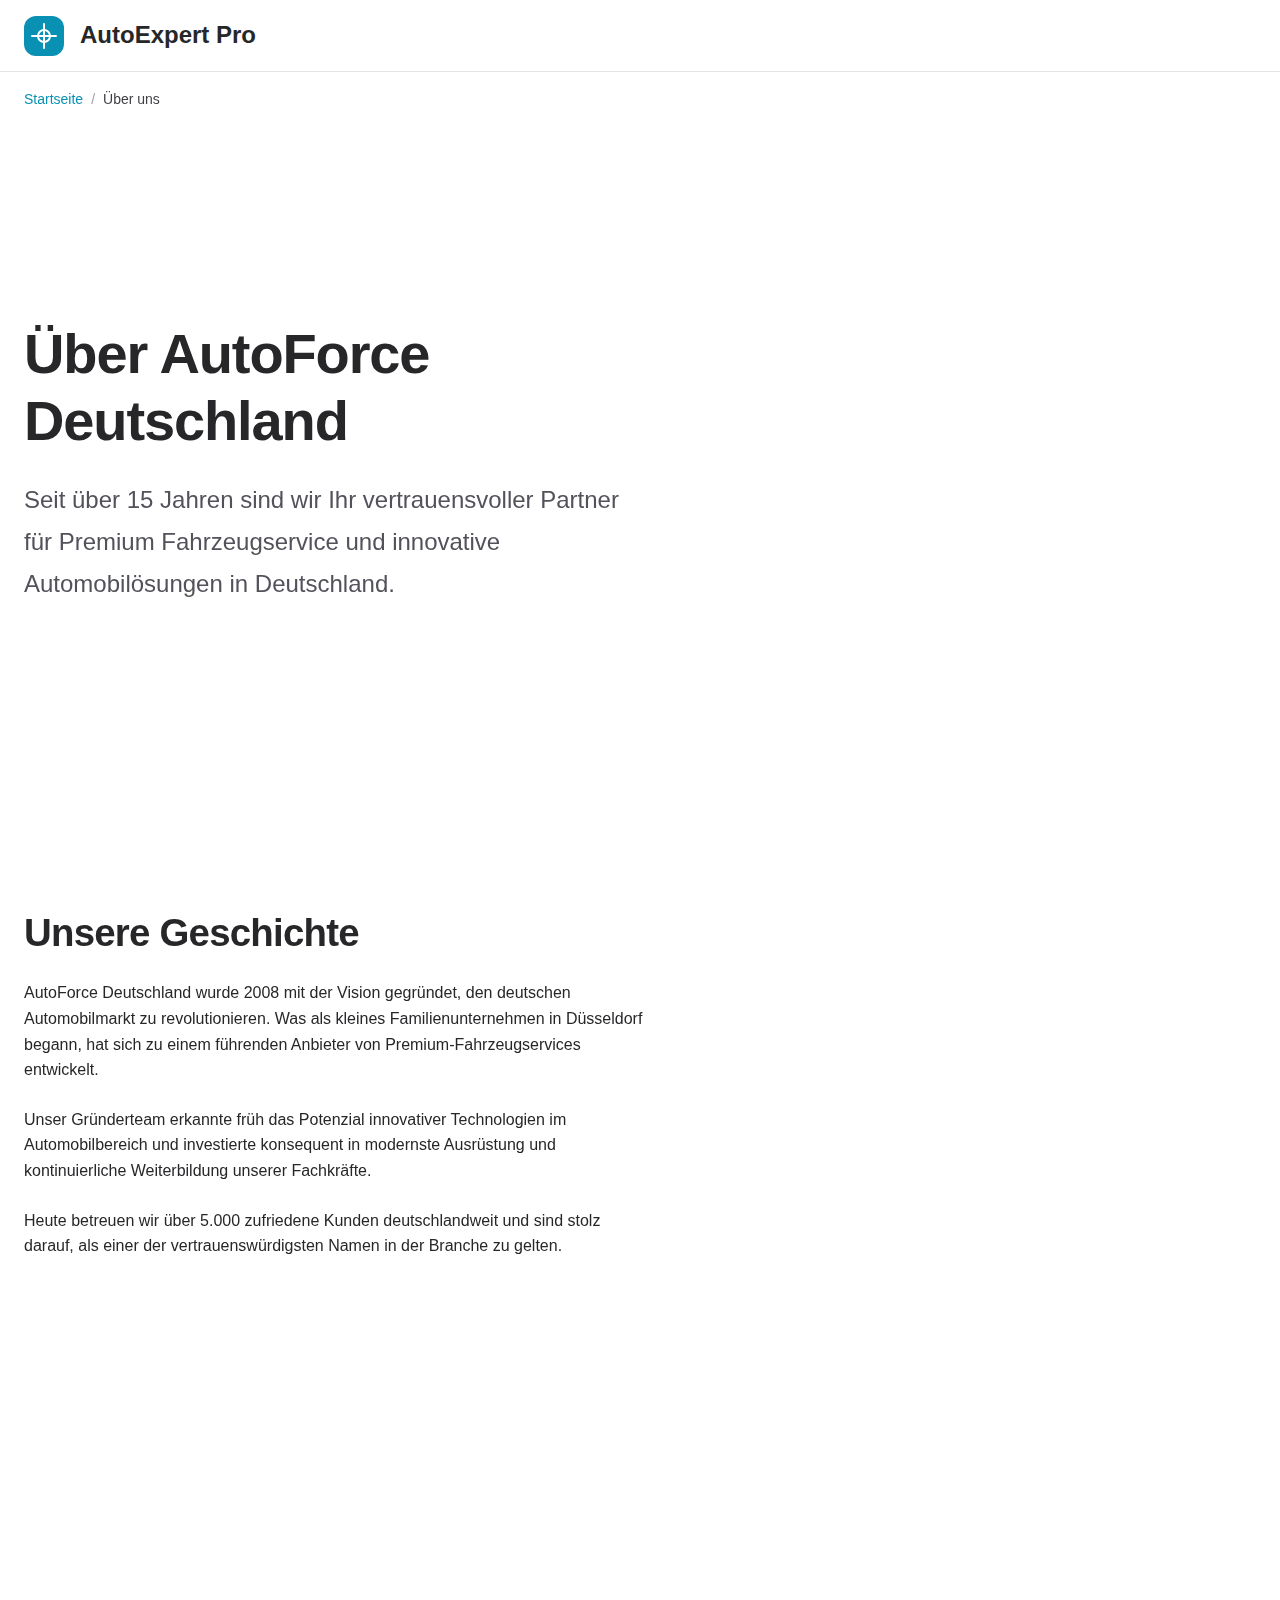
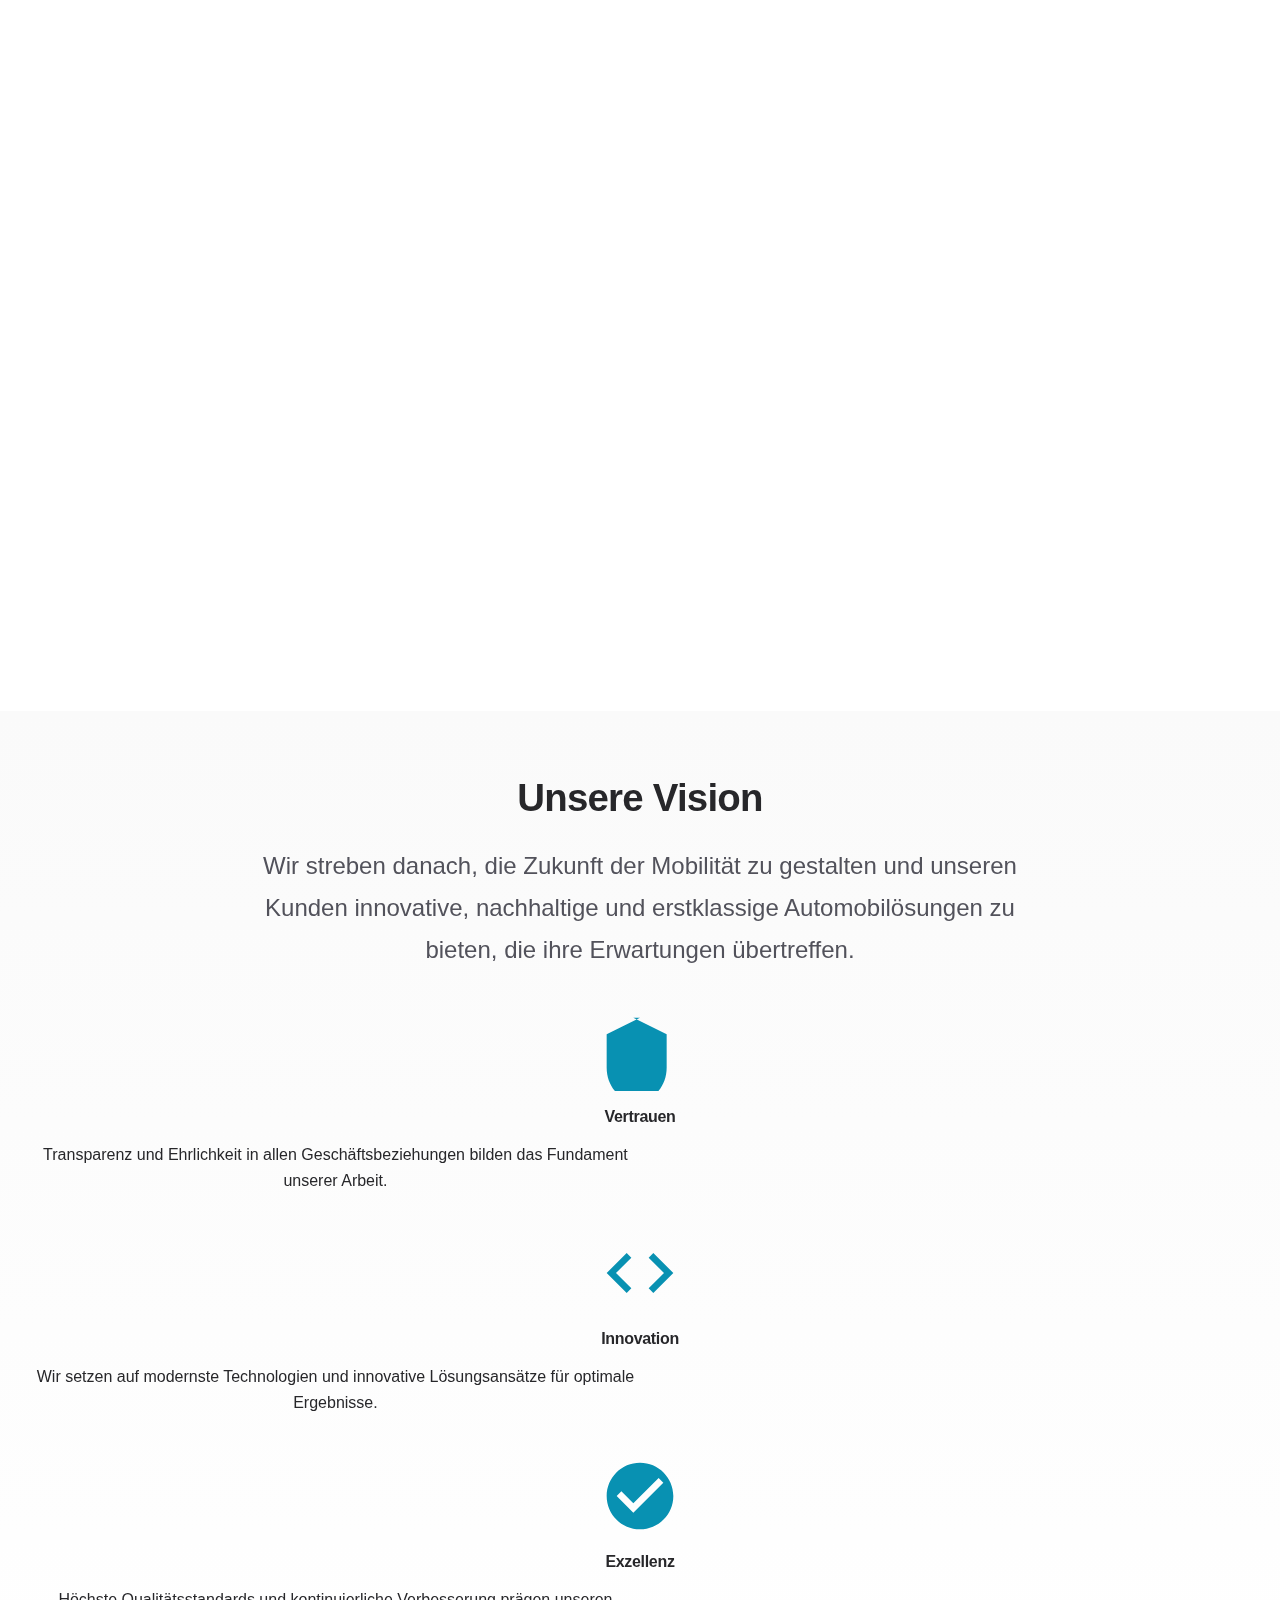
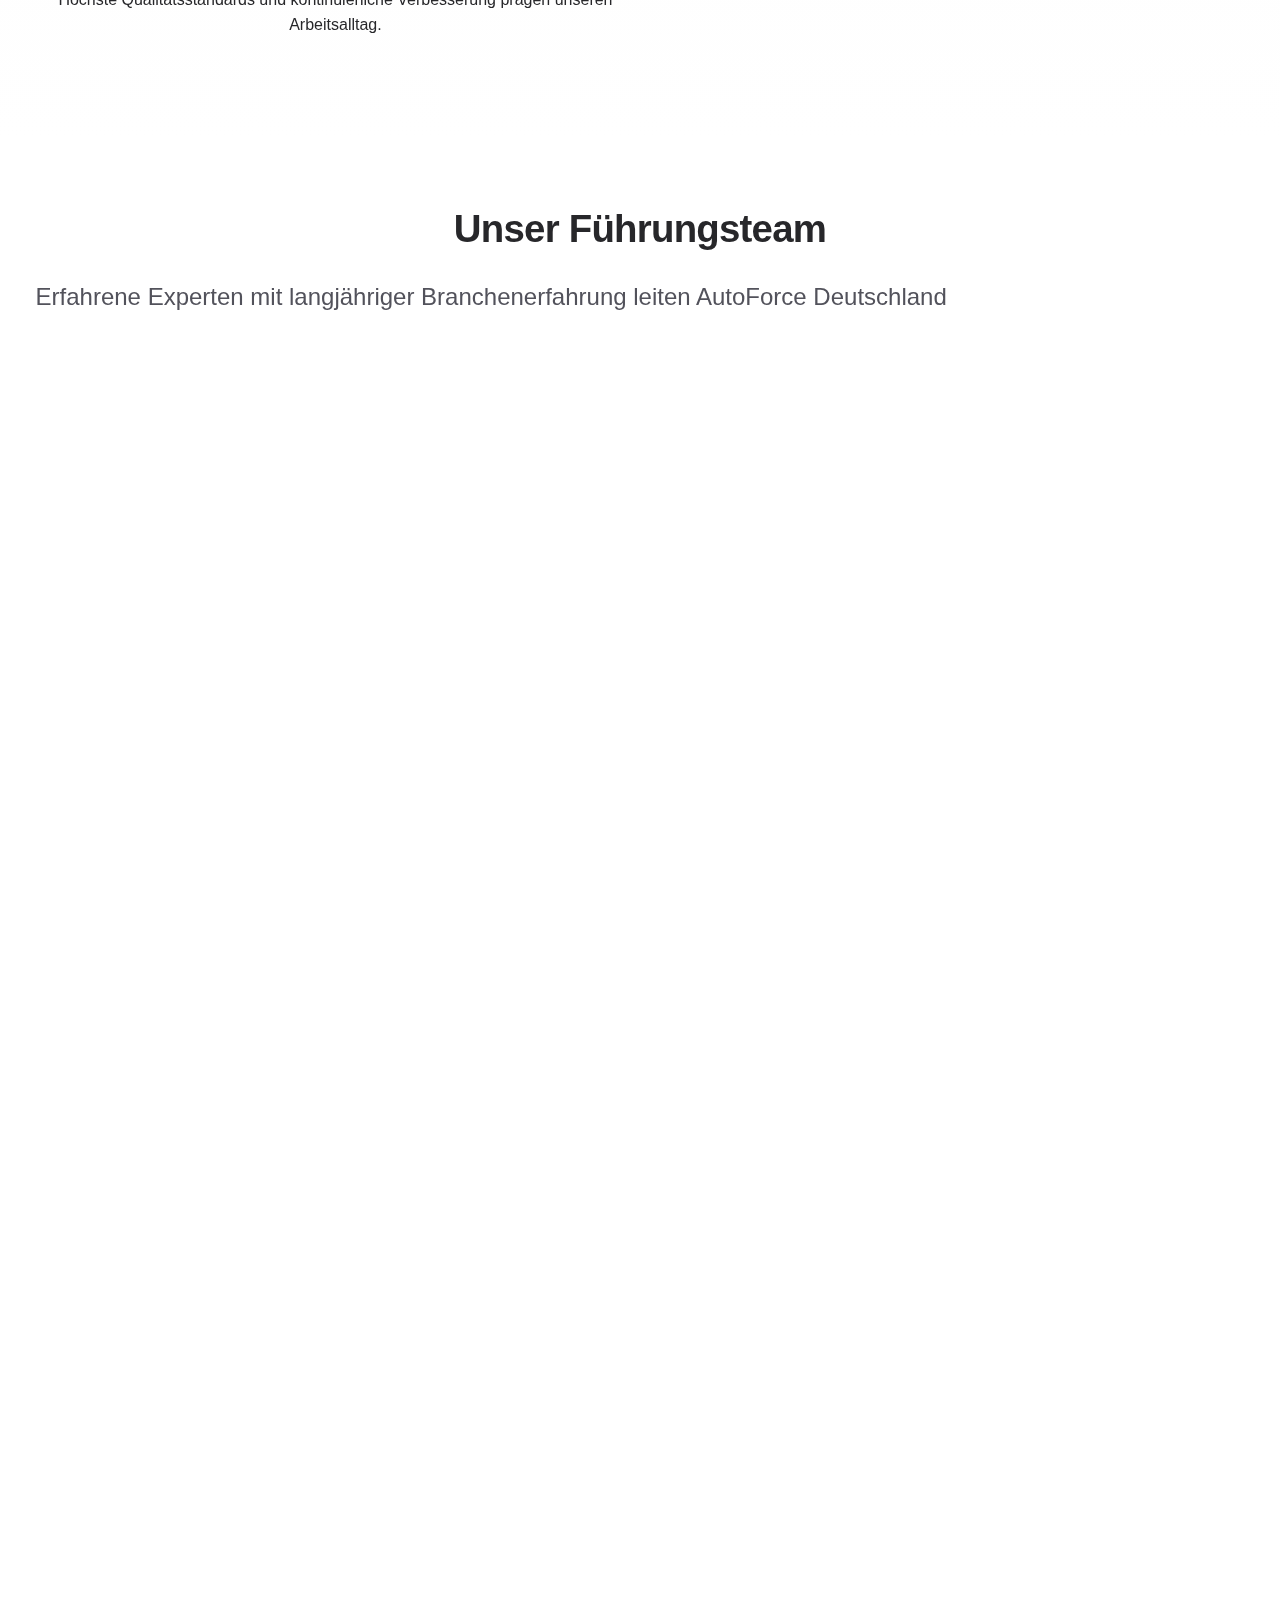
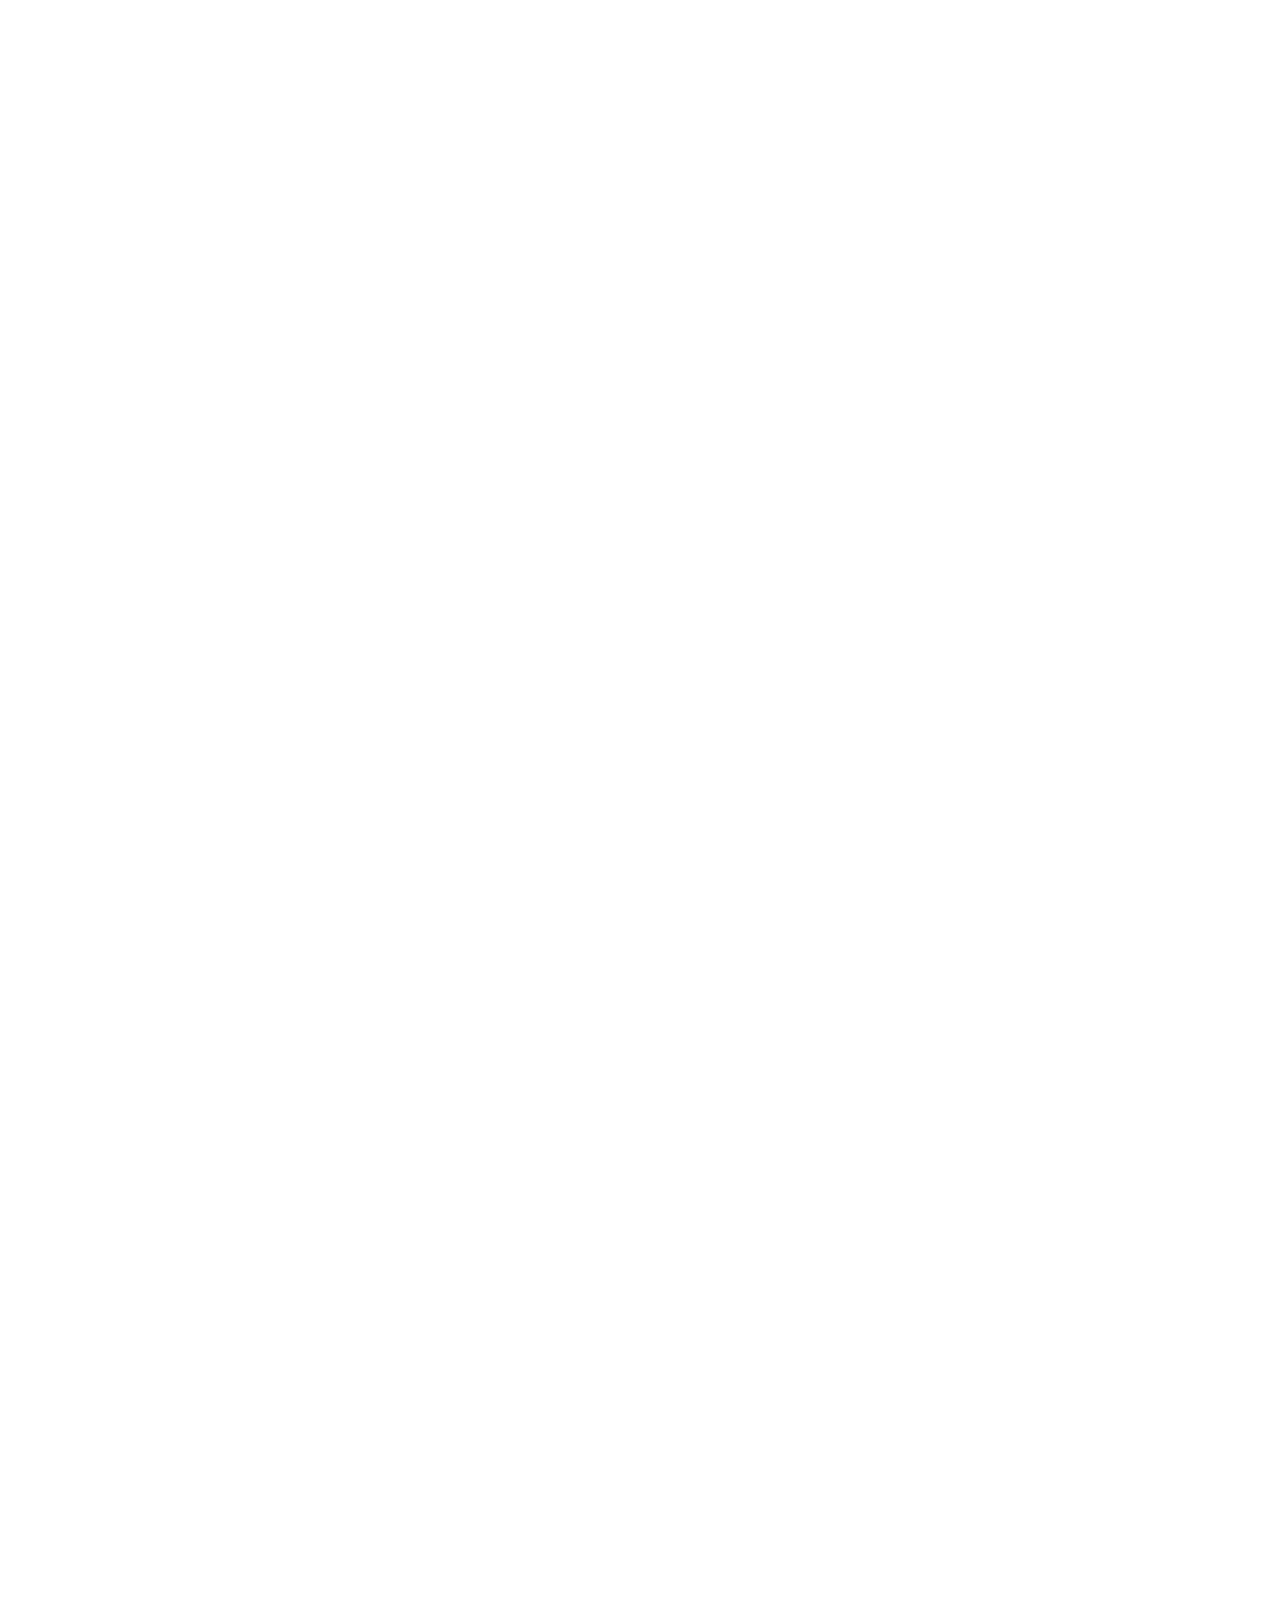
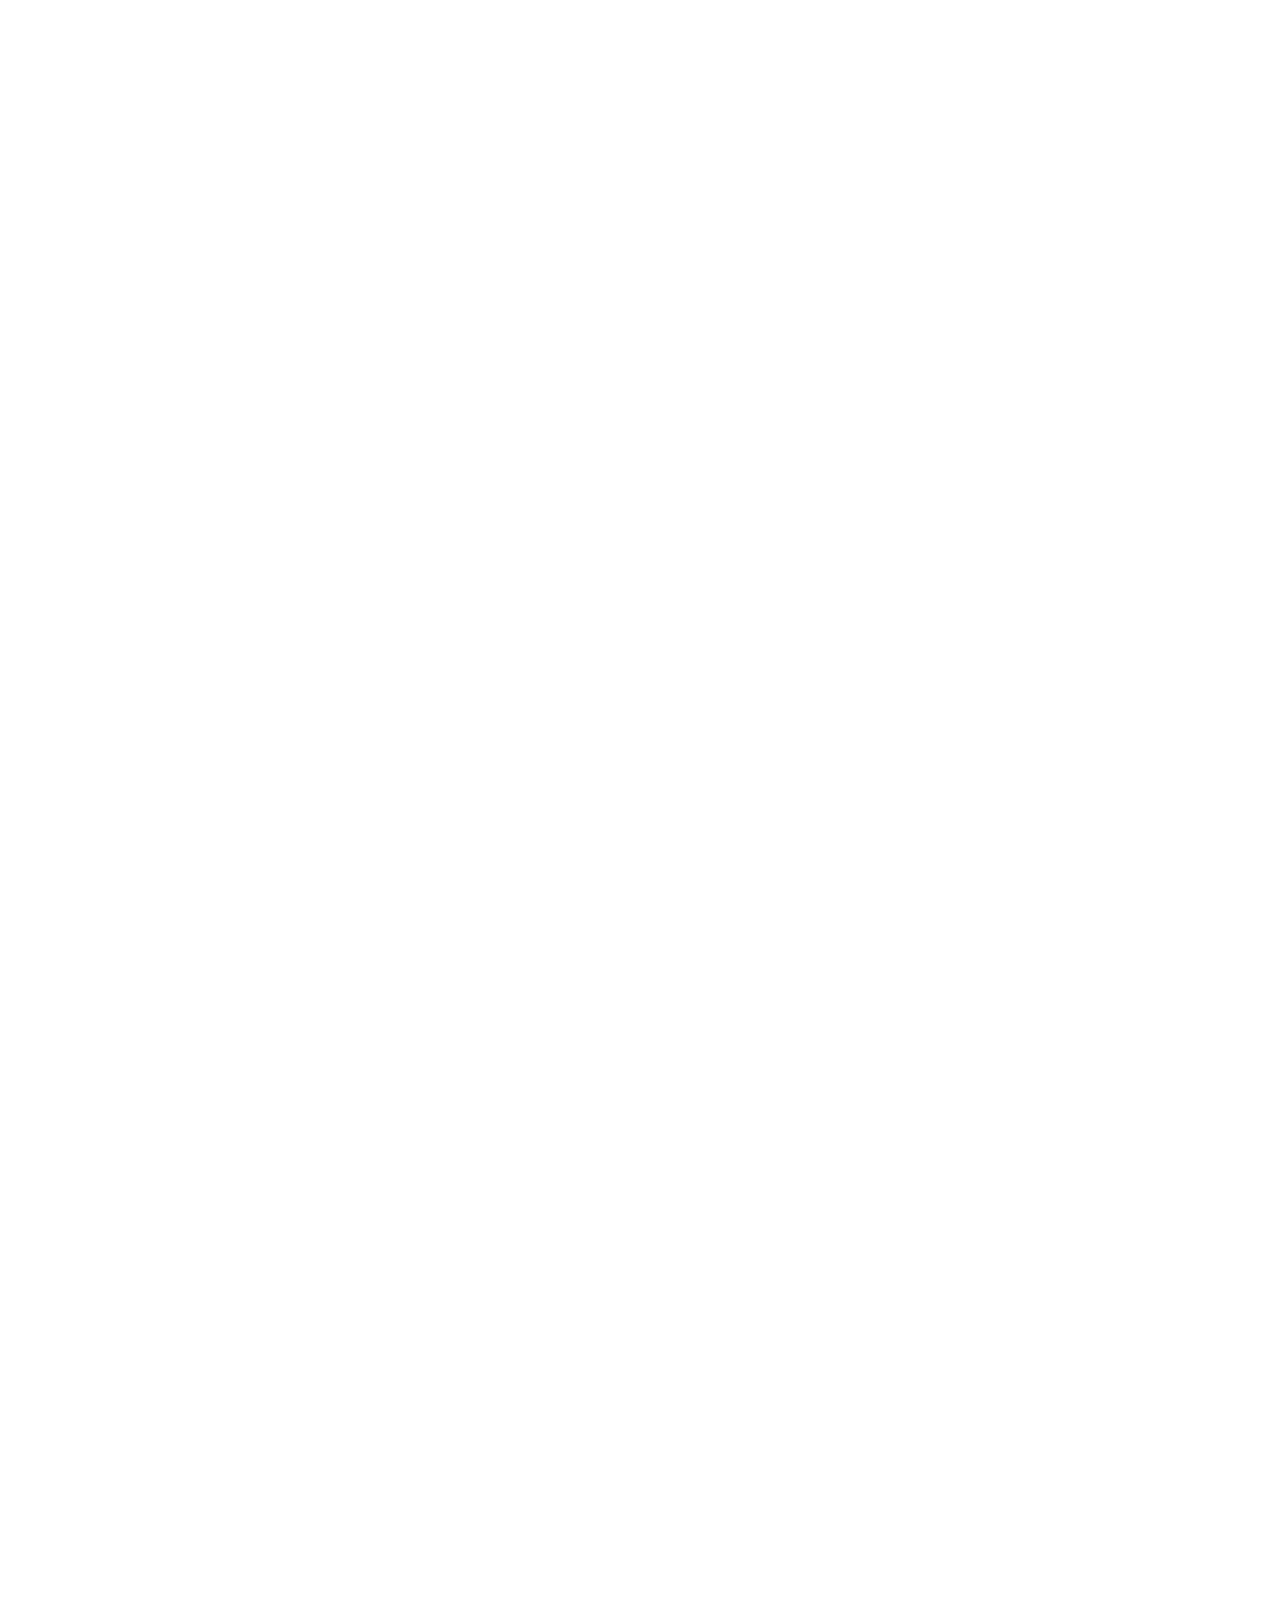
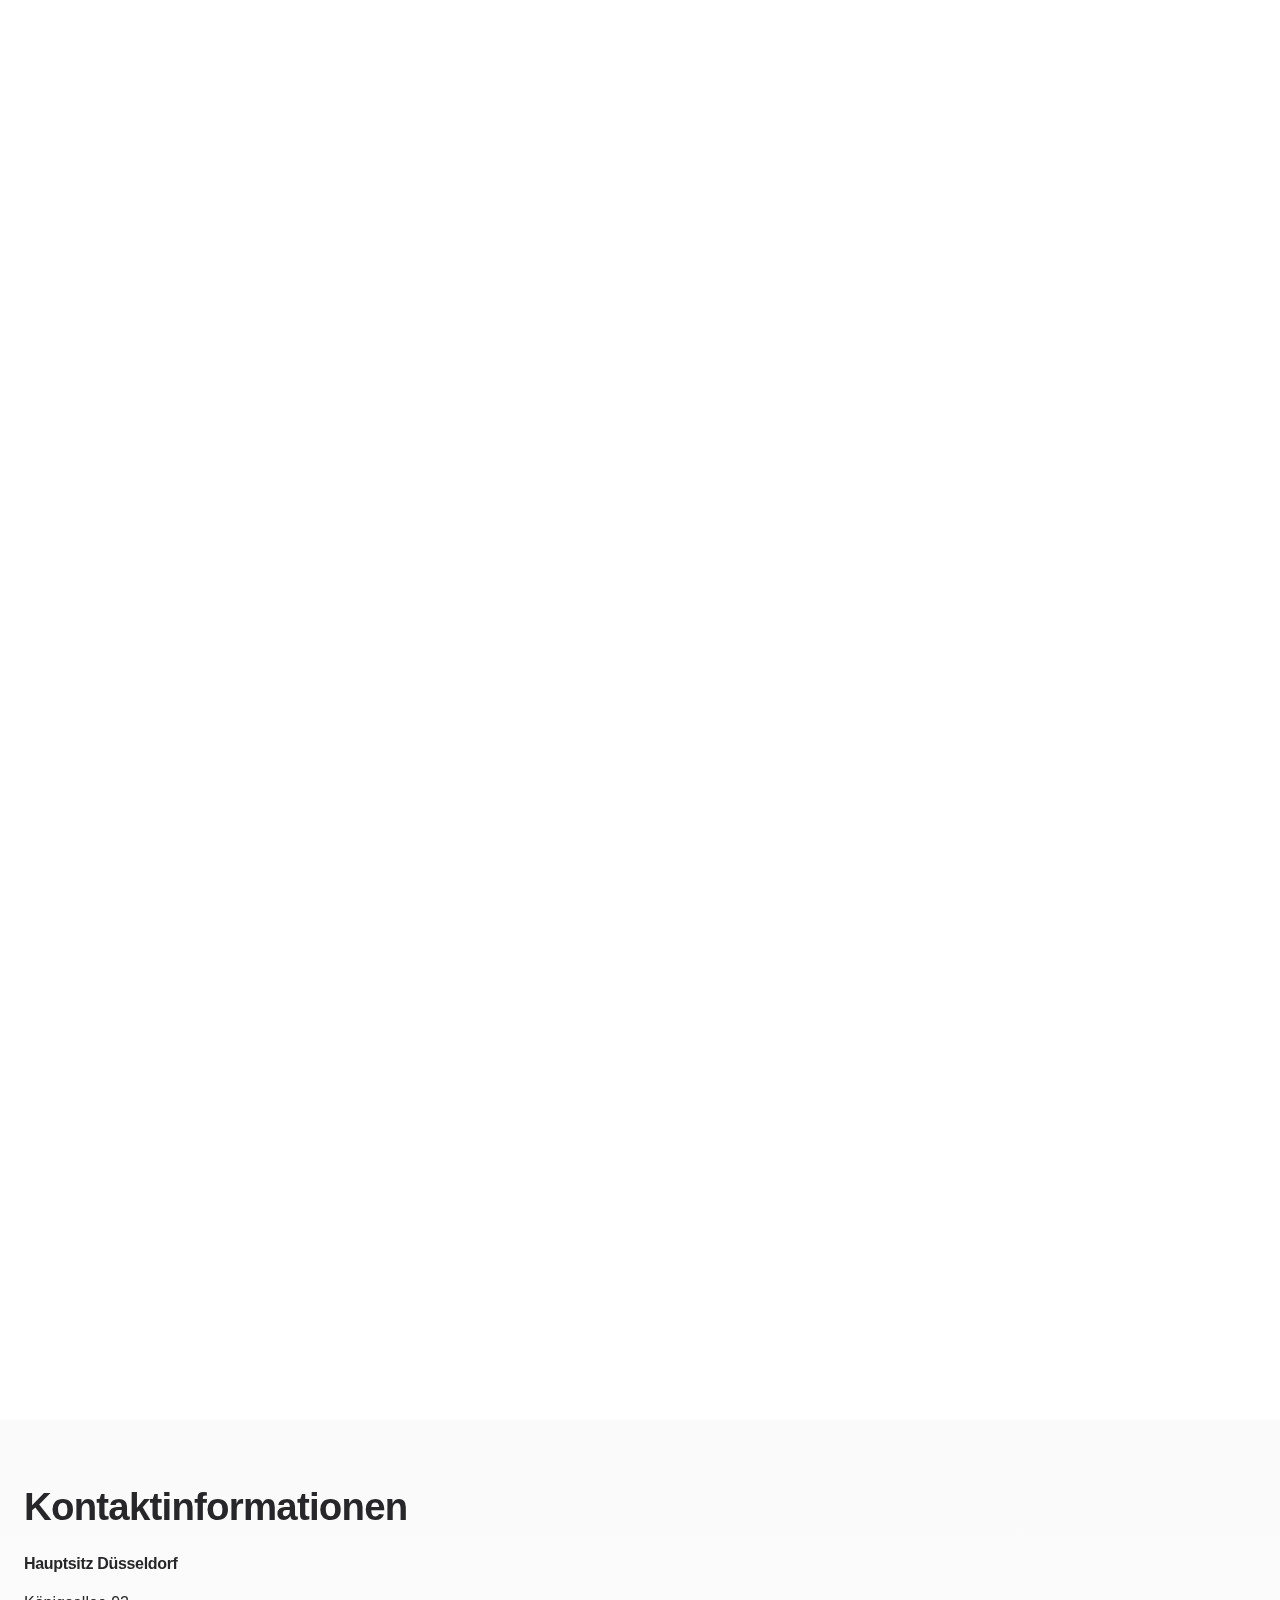
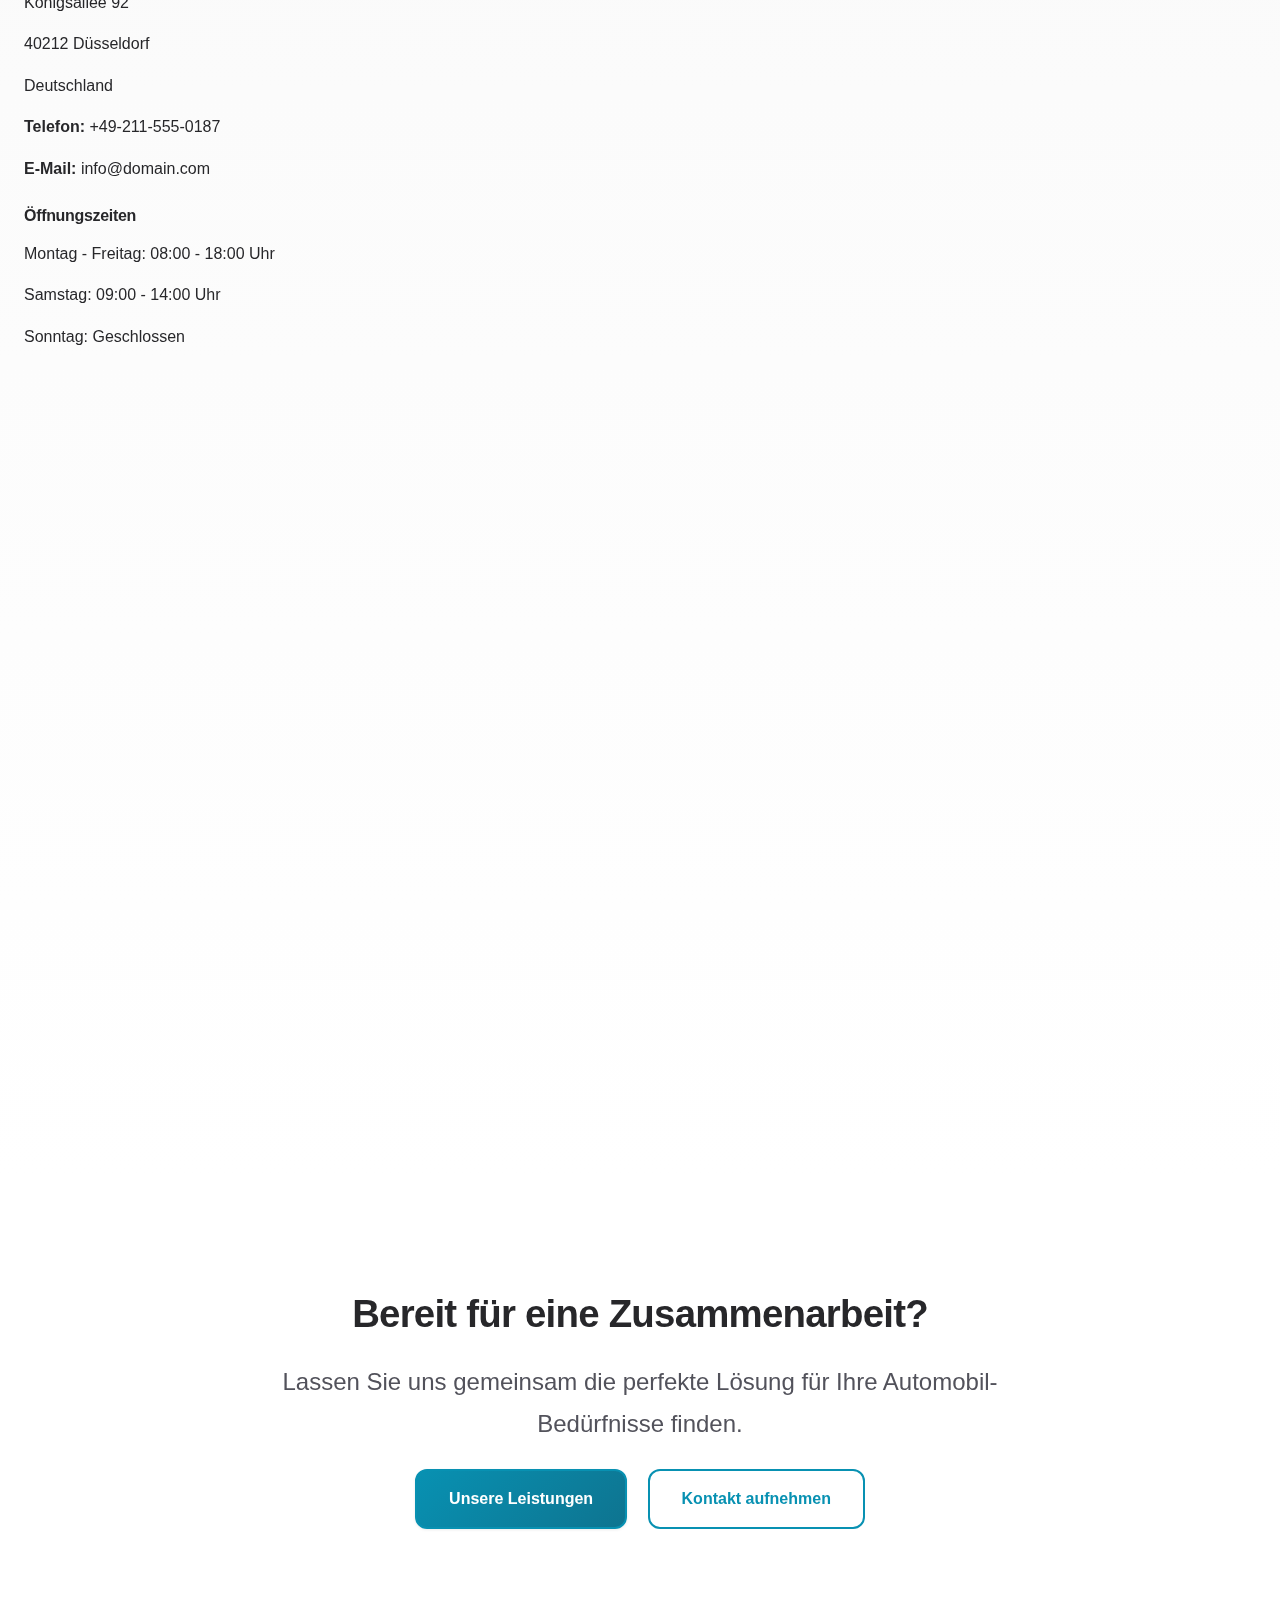
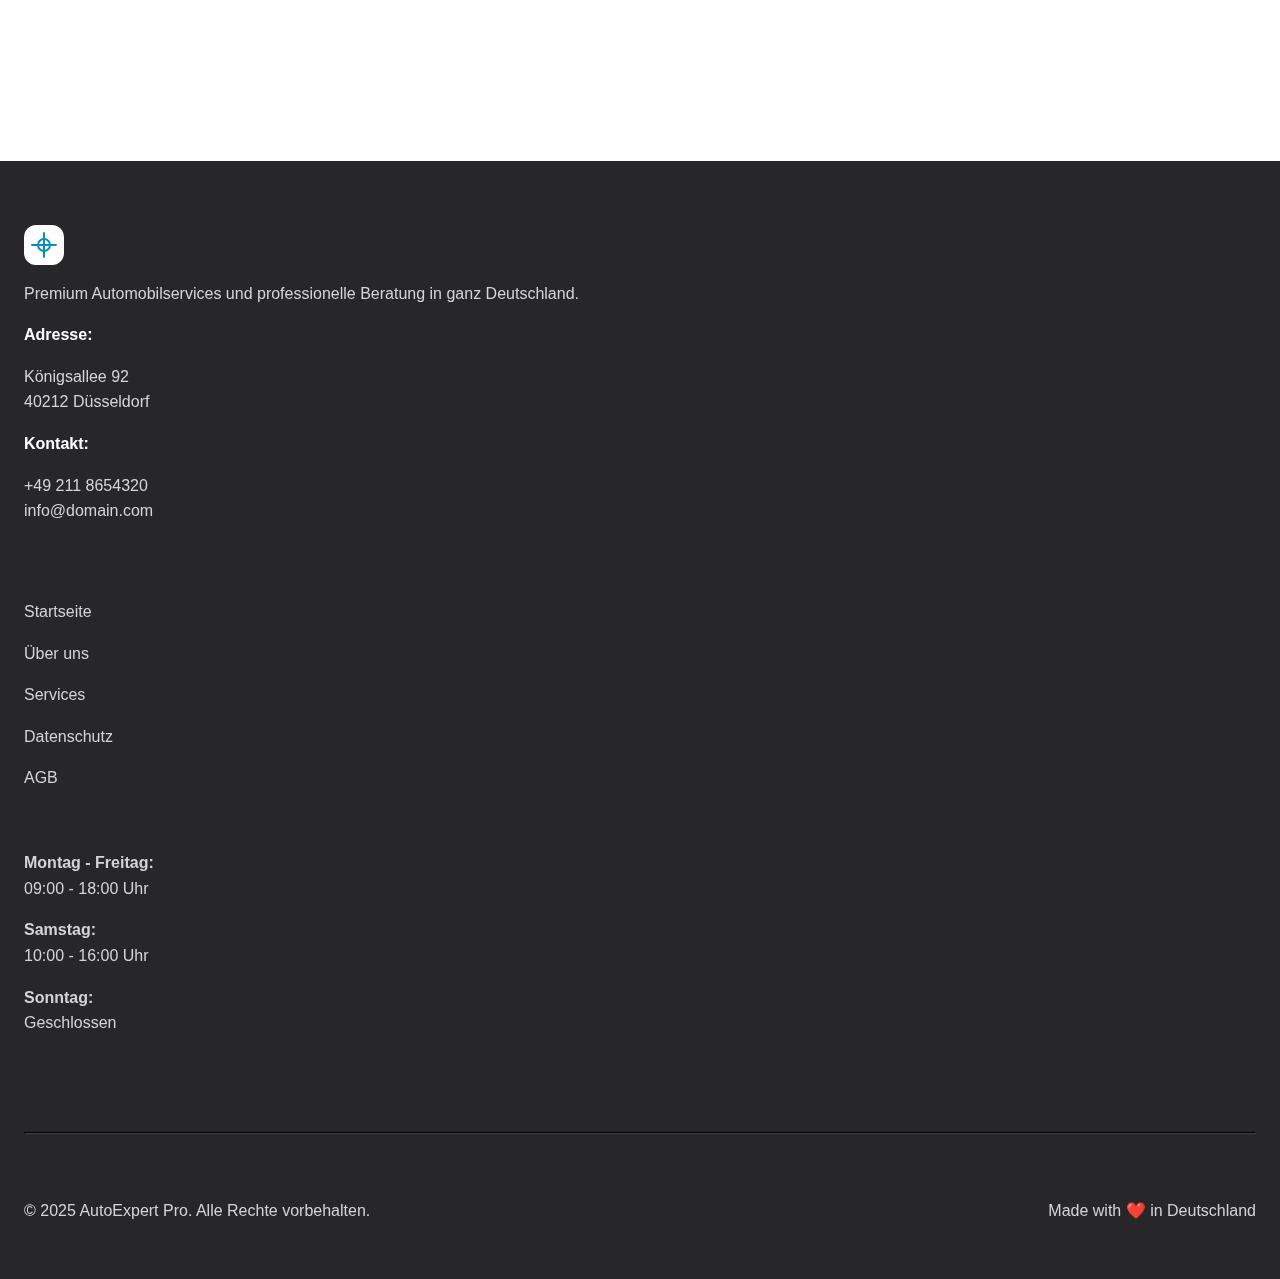
<file: about.html>
<!DOCTYPE html><html lang="de"><head>
  <meta charset="UTF-8">
  <meta name="viewport" content="width=device-width, initial-scale=1.0">
  <title>Über uns - AutoForce Deutschland | Premium Fahrzeugservice</title>
  <meta name="description" content="Erfahren Sie mehr über AutoForce Deutschland - Ihr vertrauensvoller Partner für Premium Fahrzeugservice und Automobilberatung seit über 15 Jahren.">
  <meta property="og:title" content="Über uns - AutoForce Deutschland">
  <meta property="og:description" content="Erfahren Sie mehr über AutoForce Deutschland - Ihr vertrauensvoller Partner für Premium Fahrzeugservice und Automobilberatung.">
  <meta property="og:type" content="website">
  <meta property="og:url" content="https://domain.com/about.html">
  <meta property="og:image" content="https://domain.com/images/about-hero.jpg">
  <link rel="canonical" href="https://domain.com/about.html">
  <link rel="stylesheet" href="style.css">
  <link rel="icon" type="image/png" href="/favicon.png">
  <link rel="apple-touch-icon" href="/apple-touch-icon.png">
 </head>
 <body>
  <header class="l-header navbar navbar-expand-md sticky-top bg-white border-bottom" style="scroll-margin-top: var(--nav-h)">
   <div class="container">
    <a class="c-logo navbar-brand d-flex align-items-center" href="/"> 
     <div class="ratio ratio-1x1 me-2" style="width: 40px;">
      <svg viewBox="0 0 40 40" class="c-logo__img">
       <rect width="40" height="40" fill="var(--color-primary)" rx="6"></rect> <path d="M8 20h24M20 8v24" stroke="white" stroke-width="2" stroke-linecap="round"></path> <circle cx="20" cy="20" r="6" fill="none" stroke="white" stroke-width="2"></circle>
      </svg>
     </div> 
     <span class="c-logo__text fw-bold">AutoExpert Pro</span> 
    </a>
    <button class="c-nav__toggle navbar-toggler" type="button" data-bs-toggle="collapse" data-bs-target="#navbarNav" aria-controls="navbarNav" aria-expanded="false" aria-label="Toggle navigation"><span class="navbar-toggler-icon"></span></button>
    <div class="collapse navbar-collapse" id="navbarNav">
     <nav class="c-nav navbar-nav ms-auto">
      <a class="c-nav__link nav-link" href="/" aria-current="page">Startseite</a> <a class="c-nav__link nav-link" href="about.html">Über uns</a> <a class="c-nav__link nav-link" href="services.html">Services</a> <a class="c-nav__link nav-link" href="privacy.html">Datenschutz</a> <a class="c-nav__link nav-link" href="terms.html">AGB</a>
     </nav>
     <a href="#contact-form" class="c-button c-button--primary btn btn-primary ms-md-3">Beratung anfragen</a>
    </div>
   </div>
  </header>
  <main>
   <div class="l-container">
    <nav aria-label="breadcrumb">
     <ol class="breadcrumb">
      <li class="breadcrumb-item"><a href="index.html">Startseite</a></li>
      <li class="breadcrumb-item active" aria-current="page">Über uns</li>
     </ol>
    </nav>
   </div>
   <section class="l-hero py-4 py-md-5" style="background-image: url('https://images.unsplash.com/photo-1492144534655-ae79c964c9d7?w=1920&amp;h=600&amp;fit=crop&amp;crop=center'); background-size: cover; background-position: center; background-repeat: no-repeat;">
    <div class="l-container">
     <div class="row align-items-center min-vh-50">
      <div class="col-lg-6">
       <div class="hero-content" data-aos="fade-up">
        <h1 class="display-4 fw-bold mb-4">Über AutoForce Deutschland</h1>
        <p class="lead mb-4">Seit über 15 Jahren sind wir Ihr vertrauensvoller Partner für Premium Fahrzeugservice und innovative Automobilösungen in Deutschland.</p>
       </div>
      </div>
     </div>
    </div>
   </section>
   <section class="l-section py-4 py-md-5">
    <div class="l-container">
     <div class="row g-4">
      <div class="col-lg-8" data-aos="fade-up">
       <h2 class="h3 mb-4">Unsere Geschichte</h2>
       <p class="mb-4">AutoForce Deutschland wurde 2008 mit der Vision gegründet, den deutschen Automobilmarkt zu revolutionieren. Was als kleines Familienunternehmen in Düsseldorf begann, hat sich zu einem führenden Anbieter von Premium-Fahrzeugservices entwickelt.</p>
       <p class="mb-4">Unser Gründerteam erkannte früh das Potenzial innovativer Technologien im Automobilbereich und investierte konsequent in modernste Ausrüstung und kontinuierliche Weiterbildung unserer Fachkräfte.</p>
       <p>Heute betreuen wir über 5.000 zufriedene Kunden deutschlandweit und sind stolz darauf, als einer der vertrauenswürdigsten Namen in der Branche zu gelten.</p>
      </div>
      <div class="col-lg-4" data-aos="fade-up" data-aos-delay="200">
       <div class="ratio ratio-4x3">
        <img src="img/concentrated-male-mechanic-work-with-tool-fix-damaged-motorbike-workshop_1510.jpg" class="img-fluid" alt="Moderne Autowerkstatt, Fahrzeugservice, Professionalität" loading="lazy">
       </div>
      </div>
     </div>
    </div>
   </section>
   <section class="l-section py-4 py-md-5 bg-light">
    <div class="l-container">
     <div class="row">
      <div class="col-12 text-center mb-5">
       <h2 class="h3 mb-3" data-aos="fade-up">Unsere Vision</h2>
       <p class="lead mx-auto" style="max-width: 800px;" data-aos="fade-up" data-aos-delay="100">Wir streben danach, die Zukunft der Mobilität zu gestalten und unseren Kunden innovative, nachhaltige und erstklassige Automobilösungen zu bieten, die ihre Erwartungen übertreffen.</p>
      </div>
     </div>
     <div class="row g-4">
      <div class="col-md-4" data-aos="fade-up">
       <div class="text-center">
        <div class="ratio ratio-1x1 mx-auto mb-3" style="width: 80px; height: 80px;">
         <svg xmlns="http://www.w3.org/2000/svg" fill="currentColor" class="text-primary" viewBox="0 0 24 24">
          <path d="M12 2L2 7v10c0 5.55 3.84 9.74 9 11 5.16-1.26 9-5.45 9-11V7l-10-5z"></path>
         </svg>
        </div>
        <h3 class="h5 mb-3">Vertrauen</h3>
        <p>Transparenz und Ehrlichkeit in allen Geschäftsbeziehungen bilden das Fundament unserer Arbeit.</p>
       </div>
      </div>
      <div class="col-md-4" data-aos="fade-up" data-aos-delay="100">
       <div class="text-center">
        <div class="ratio ratio-1x1 mx-auto mb-3" style="width: 80px; height: 80px;">
         <svg xmlns="http://www.w3.org/2000/svg" fill="currentColor" class="text-primary" viewBox="0 0 24 24">
          <path d="M9.4 16.6L4.8 12l4.6-4.6L8 6l-6 6 6 6 1.4-1.4zm5.2 0L19.2 12l-4.6-4.6L16 6l6 6-6 6-1.4-1.4z"></path>
         </svg>
        </div>
        <h3 class="h5 mb-3">Innovation</h3>
        <p>Wir setzen auf modernste Technologien und innovative Lösungsansätze für optimale Ergebnisse.</p>
       </div>
      </div>
      <div class="col-md-4" data-aos="fade-up" data-aos-delay="200">
       <div class="text-center">
        <div class="ratio ratio-1x1 mx-auto mb-3" style="width: 80px; height: 80px;">
         <svg xmlns="http://www.w3.org/2000/svg" fill="currentColor" class="text-primary" viewBox="0 0 24 24">
          <path d="M12 2C6.48 2 2 6.48 2 12s4.48 10 10 10 10-4.48 10-10S17.52 2 12 2zm-2 15l-5-5 1.41-1.41L10 14.17l7.59-7.59L19 8l-9 9z"></path>
         </svg>
        </div>
        <h3 class="h5 mb-3">Exzellenz</h3>
        <p>Höchste Qualitätsstandards und kontinuierliche Verbesserung prägen unseren Arbeitsalltag.</p>
       </div>
      </div>
     </div>
    </div>
   </section>
   <section class="l-section py-4 py-md-5">
    <div class="l-container">
     <div class="row">
      <div class="col-12 text-center mb-5">
       <h2 class="h3 mb-3" data-aos="fade-up">Unser Führungsteam</h2>
       <p class="lead" data-aos="fade-up" data-aos-delay="100">Erfahrene Experten mit langjähriger Branchenerfahrung leiten AutoForce Deutschland</p>
      </div>
     </div>
     <div class="row g-4">
      <div class="col-md-6 col-lg-3" data-aos="fade-up">
       <div class="c-card h-100 d-flex flex-column">
        <div class="ratio ratio-1x1">
         <img src="img/face-mature-businessman-suit-thinking-inside-modern-building_251136-24482.jpg" class="img-fluid" style="object-fit: cover; border-radius: 50%;" alt="Michael Weber, Geschäftsführer" loading="lazy">
        </div>
        <div class="c-card__content p-3 d-flex flex-column">
         <h3 class="c-card__title h5 mb-2">Michael Weber</h3>
         <p class="text-muted mb-2">Geschäftsführer</p>
         <p class="small mt-auto">20+ Jahre Erfahrung in der Automobilbranche. Verantwortlich für strategische Unternehmensführung und Kundenbeziehungen.</p>
        </div>
       </div>
      </div>
      <div class="col-md-6 col-lg-3" data-aos="fade-up" data-aos-delay="100">
       <div class="c-card h-100 d-flex flex-column">
        <div class="ratio ratio-1x1">
         <img src="img/technician-fixing-cable_1134-9624.jpg" class="img-fluid" style="object-fit: cover; border-radius: 50%;" alt="Sarah Müller, Technische Leitung" loading="lazy">
        </div>
        <div class="c-card__content p-3 d-flex flex-column">
         <h3 class="c-card__title h5 mb-2">Sarah Müller</h3>
         <p class="text-muted mb-2">Technische Leitung</p>
         <p class="small mt-auto">Expertin für innovative Fahrzeugtechnologien. Leitet unser technisches Team und Qualitätsmanagement.</p>
        </div>
       </div>
      </div>
      <div class="col-md-6 col-lg-3" data-aos="fade-up" data-aos-delay="200">
       <div class="c-card h-100 d-flex flex-column">
        <div class="ratio ratio-1x1">
         <img src="img/headshot-smiling-aerospace-engineer_810293-344013.jpg" class="img-fluid" style="object-fit: cover; border-radius: 50%;" alt="Thomas Schmidt, Vertriebsleiter" loading="lazy">
        </div>
        <div class="c-card__content p-3 d-flex flex-column">
         <h3 class="c-card__title h5 mb-2">Thomas Schmidt</h3>
         <p class="text-muted mb-2">Vertriebsleiter</p>
         <p class="small mt-auto">Spezialist für Kundenberatung und Vertriebsstrategien. Sorgt für optimale Betreuung unserer Geschäftskunden.</p>
        </div>
       </div>
      </div>
      <div class="col-md-6 col-lg-3" data-aos="fade-up" data-aos-delay="300">
       <div class="c-card h-100 d-flex flex-column">
        <div class="ratio ratio-1x1">
         <img src="img/smiling-beautiful-woman-sits-table-with-makeup-tools-holding-speech-bubble-wi.jpg" class="img-fluid" style="object-fit: cover; border-radius: 50%;" alt="Lisa Fischer, Marketing &amp; Kommunikation" loading="lazy">
        </div>
        <div class="c-card__content p-3 d-flex flex-column">
         <h3 class="c-card__title h5 mb-2">Lisa Fischer</h3>
         <p class="text-muted mb-2">Marketing &amp; Kommunikation</p>
         <p class="small mt-auto">Verantwortlich für Markenführung und Kundenkommunikation. Entwickelt innovative Marketingstrategien.</p>
        </div>
       </div>
      </div>
     </div>
    </div>
   </section>
   <section class="l-section py-4 py-md-5 bg-light">
    <div class="l-container">
     <div class="row g-4">
      <div class="col-lg-6" data-aos="fade-up">
       <h2 class="h3 mb-4">Kontaktinformationen</h2>
       <div class="mb-4">
        <h3 class="h5 mb-2">Hauptsitz Düsseldorf</h3>
        <p class="mb-1">Königsallee 92</p>
        <p class="mb-1">40212 Düsseldorf</p>
        <p class="mb-3">Deutschland</p>
        <p class="mb-1"><strong>Telefon:</strong> +49-211-555-0187</p>
        <p class="mb-1"><strong>E-Mail:</strong> info@domain.com</p>
       </div>
       <div class="mb-4">
        <h3 class="h5 mb-2">Öffnungszeiten</h3>
        <p class="mb-1">Montag - Freitag: 08:00 - 18:00 Uhr</p>
        <p class="mb-1">Samstag: 09:00 - 14:00 Uhr</p>
        <p class="mb-1">Sonntag: Geschlossen</p>
       </div>
      </div>
      <div class="col-lg-6" data-aos="fade-up" data-aos-delay="200">
       <div class="ratio ratio-16x9">
        <img src="img/road-against-cloudy-sky_1048944-1107923.jpg" class="img-fluid" alt="AutoForce Deutschland Standort, Bürogebäude, Düsseldorf" loading="lazy">
       </div>
      </div>
     </div>
    </div>
   </section>
   <section class="l-section py-4 py-md-5" style="background-image: url('https://images.unsplash.com/photo-1449824913935-59a10b8d2000?w=1920&amp;h=400&amp;fit=crop&amp;crop=center'); background-size: cover; background-position: center; background-repeat: no-repeat;">
    <div class="l-container">
     <div class="row justify-content-center text-center">
      <div class="col-lg-8">
       <div class="bg-white bg-opacity-90 p-4 p-md-5 rounded" data-aos="fade-up">
        <h2 class="h3 mb-4">Bereit für eine Zusammenarbeit?</h2>
        <p class="lead mb-4">Lassen Sie uns gemeinsam die perfekte Lösung für Ihre Automobil-Bedürfnisse finden.</p>
        <a href="services.html" class="c-button c-button--primary me-3">Unsere Leistungen</a> <a href="index.html#kontakt" class="c-button c-button--secondary">Kontakt aufnehmen</a>
       </div>
      </div>
     </div>
    </div>
   </section>
  </main>
  <footer class="l-footer bg-dark text-white py-4 py-md-5">
   <div class="container">
    <div class="row g-4">
     <div class="col-lg-4">
      <div class="c-logo d-flex align-items-center mb-3">
       <div class="ratio ratio-1x1 me-2" style="width: 40px;">
        <svg viewBox="0 0 40 40" class="c-logo__img">
         <rect width="40" height="40" fill="white" rx="6"></rect> <path d="M8 20h24M20 8v24" stroke="var(--color-primary)" stroke-width="2" stroke-linecap="round"></path> <circle cx="20" cy="20" r="6" fill="none" stroke="var(--color-primary)" stroke-width="2"></circle>
        </svg>
       </div>
       <span class="c-logo__text fw-bold">AutoExpert Pro</span>
      </div>
      <p class="text-light mb-3">Premium Automobilservices und professionelle Beratung in ganz Deutschland.</p>
      <div class="mb-3">
       <p class="mb-1"><strong>Adresse:</strong></p>
       <p class="text-light mb-0">Königsallee 92
        <br>
        40212 Düsseldorf</p>
      </div>
      <div class="mb-3">
       <p class="mb-1"><strong>Kontakt:</strong></p>
       <p class="text-light mb-0"><a href="tel:+4921186543320" class="text-light text-decoration-none">+49 211 8654320</a>
        <br>
        <a href="mailto:info@domain.com" class="text-light text-decoration-none">info@domain.com</a></p>
      </div>
     </div>
     <div class="col-lg-8">
      <div class="row g-4">
       <div class="col-md-6">
        <h3 class="h5 fw-bold mb-3">Navigation</h3>
        <nav class="c-footer-links">
         <ul class="c-footer-links__list list-unstyled">
          <li class="c-footer-links__item mb-2"><a href="/" class="text-light text-decoration-none">Startseite</a></li>
          <li class="c-footer-links__item mb-2"><a href="about.html" class="text-light text-decoration-none">Über uns</a></li>
          <li class="c-footer-links__item mb-2"><a href="services.html" class="text-light text-decoration-none">Services</a></li>
          <li class="c-footer-links__item mb-2"><a href="privacy.html" class="text-light text-decoration-none">Datenschutz</a></li>
          <li class="c-footer-links__item mb-2"><a href="terms.html" class="text-light text-decoration-none">AGB</a></li>
         </ul>
        </nav>
       </div>
       <div class="col-md-6">
        <h3 class="h5 fw-bold mb-3">Geschäftszeiten</h3>
        <div class="text-light">
         <p class="mb-2"><strong>Montag - Freitag:</strong>
          <br>
          09:00 - 18:00 Uhr</p>
         <p class="mb-2"><strong>Samstag:</strong>
          <br>
          10:00 - 16:00 Uhr</p>
         <p class="mb-0"><strong>Sonntag:</strong>
          <br>
          Geschlossen</p>
        </div>
       </div>
      </div>
     </div>
    </div>
    <hr class="my-4 border-secondary">
    <div class="row align-items-center">
     <div class="col-md-6">
      <p class="text-light mb-0">© 2025 AutoExpert Pro. Alle Rechte vorbehalten.</p>
     </div>
     <div class="col-md-6 text-md-end">
      <p class="text-light mb-0">Made with ❤️ in Deutschland</p>
     </div>
    </div>
   </div>
  </footer>
  <script src="script.js" defer=""></script>
 
</body></html>
</file>
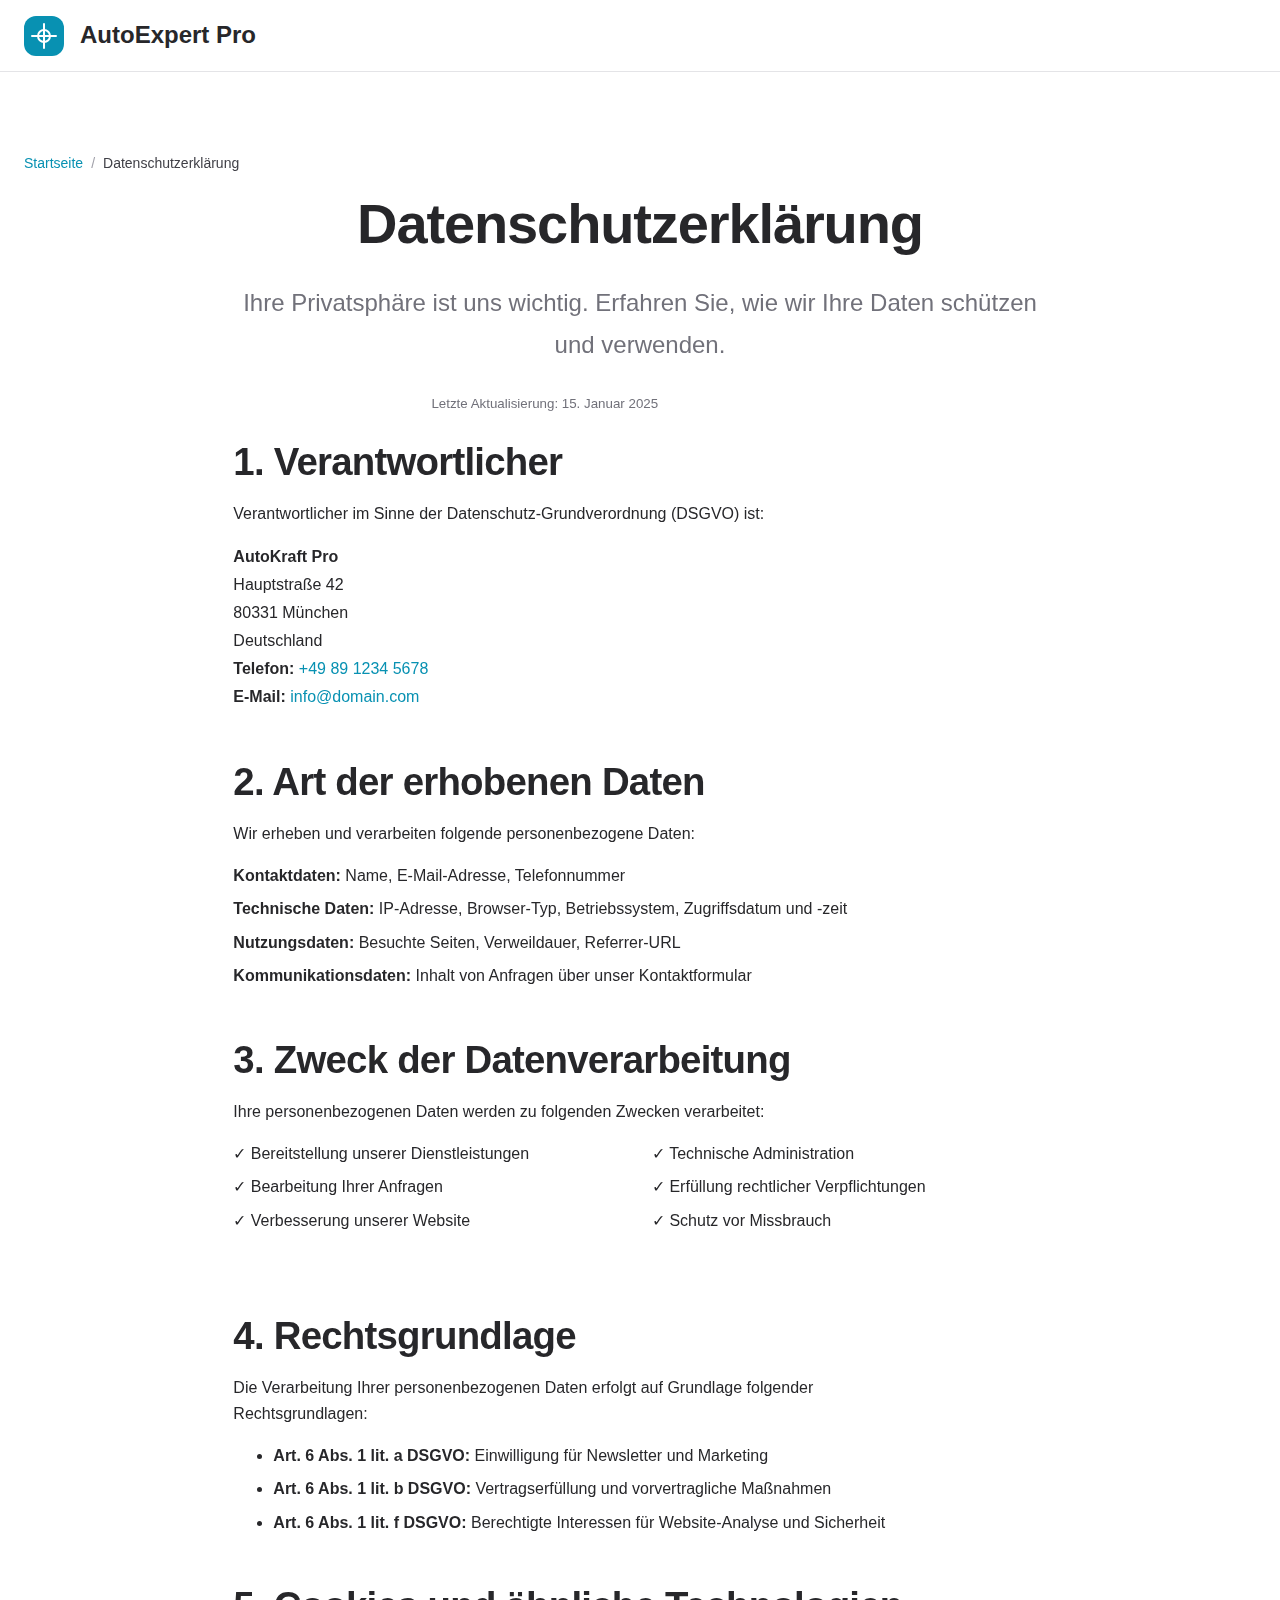
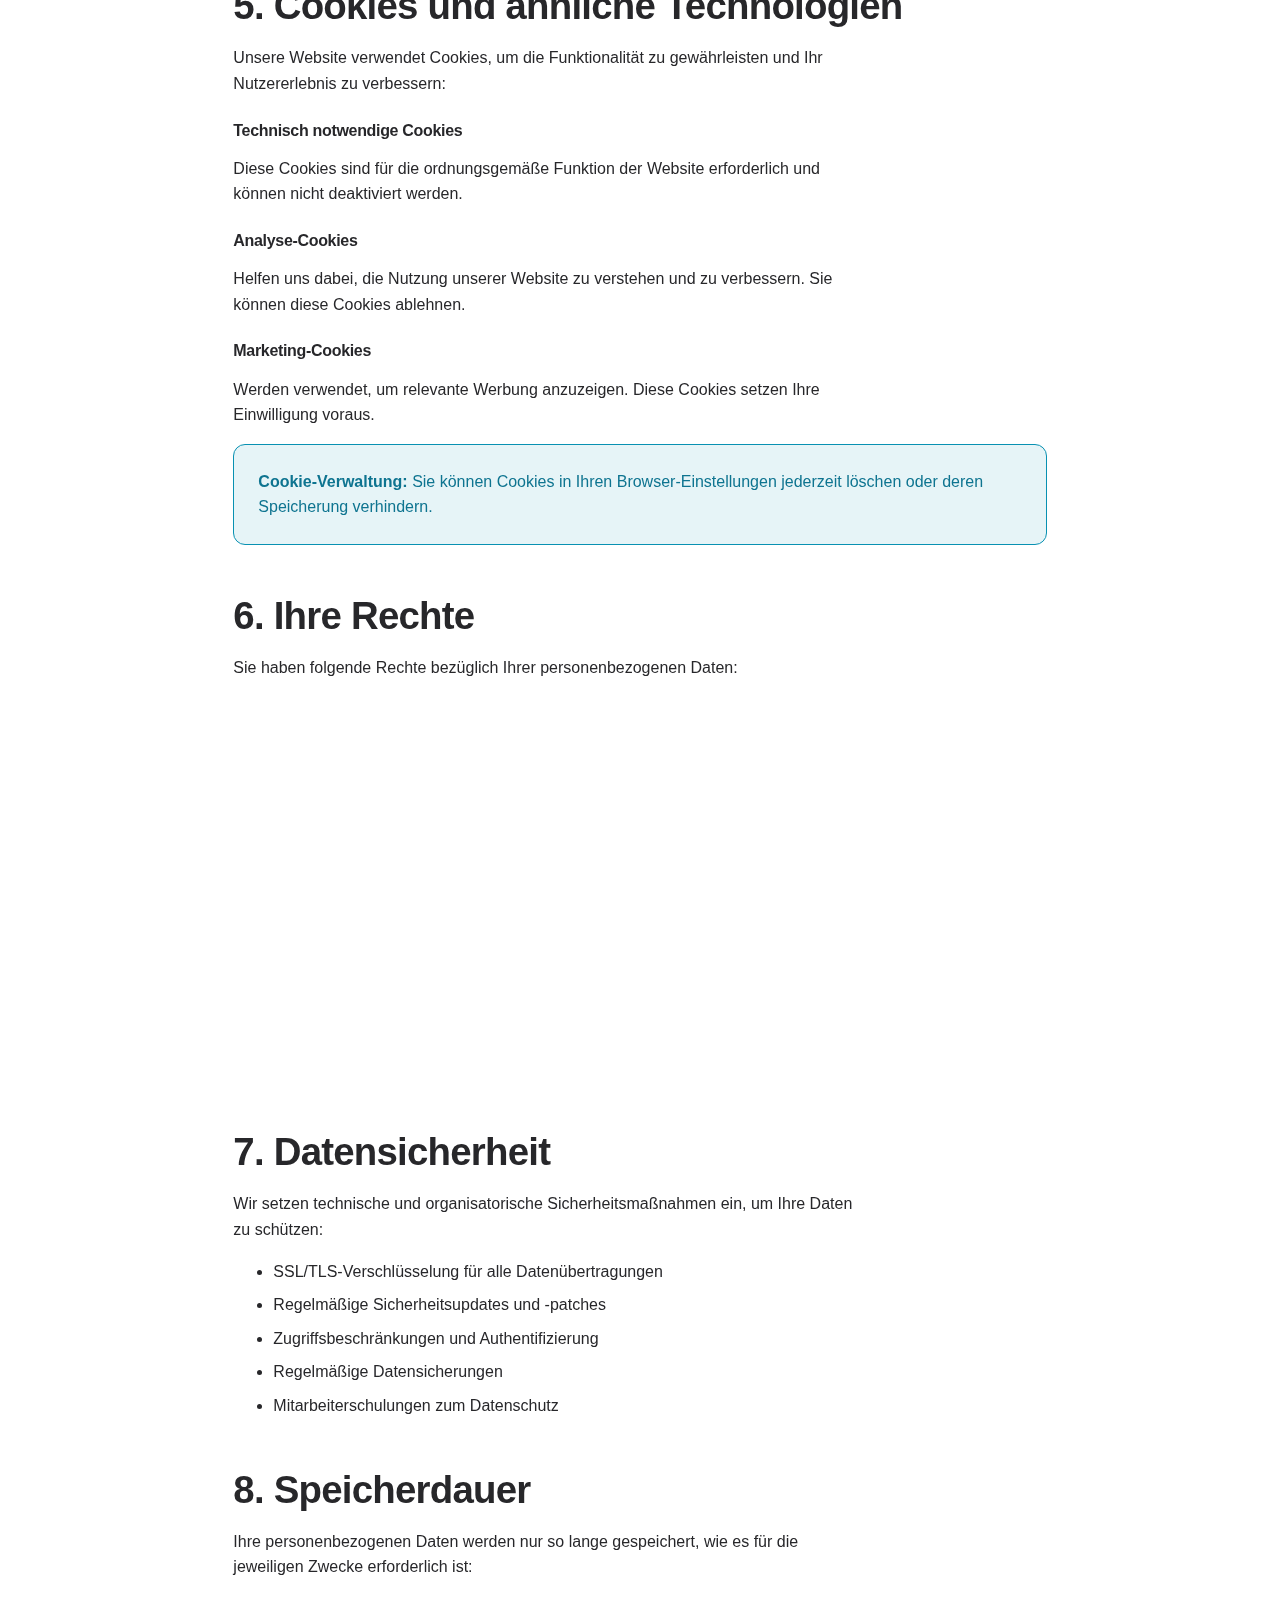
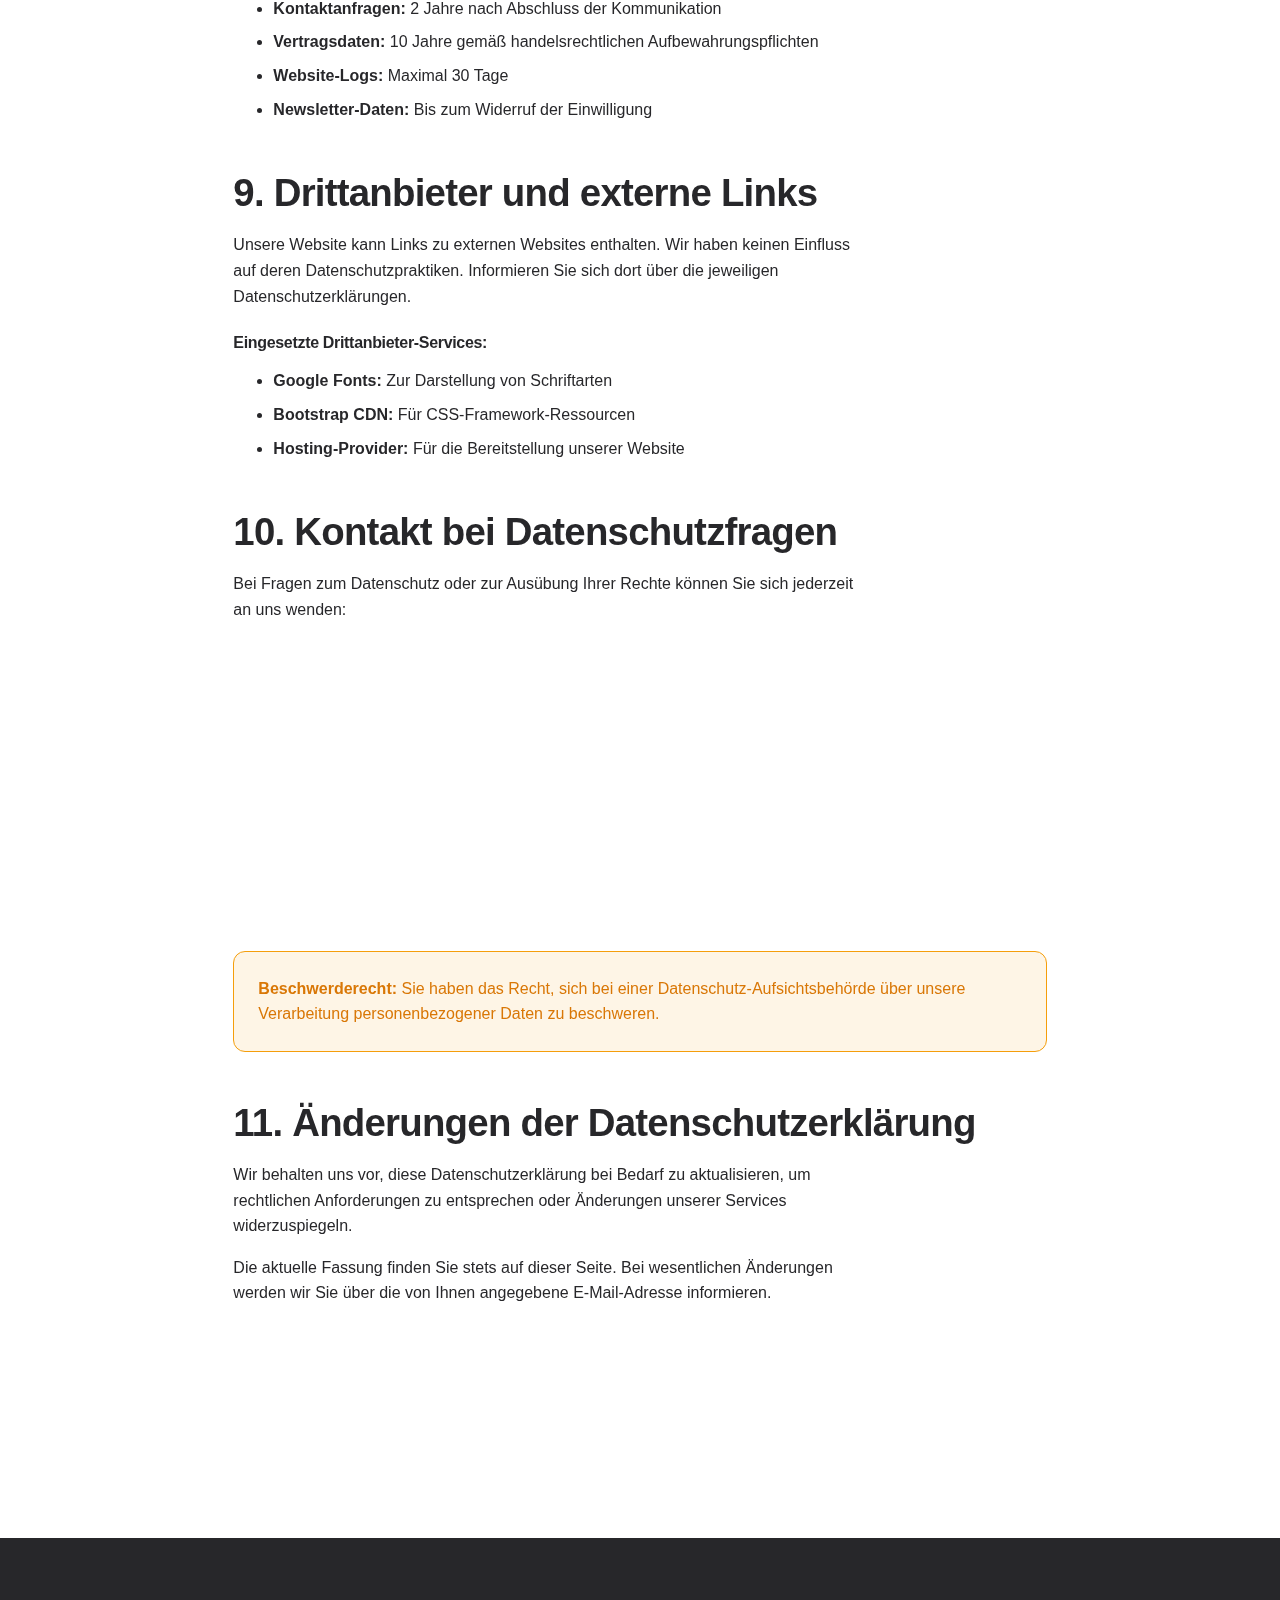
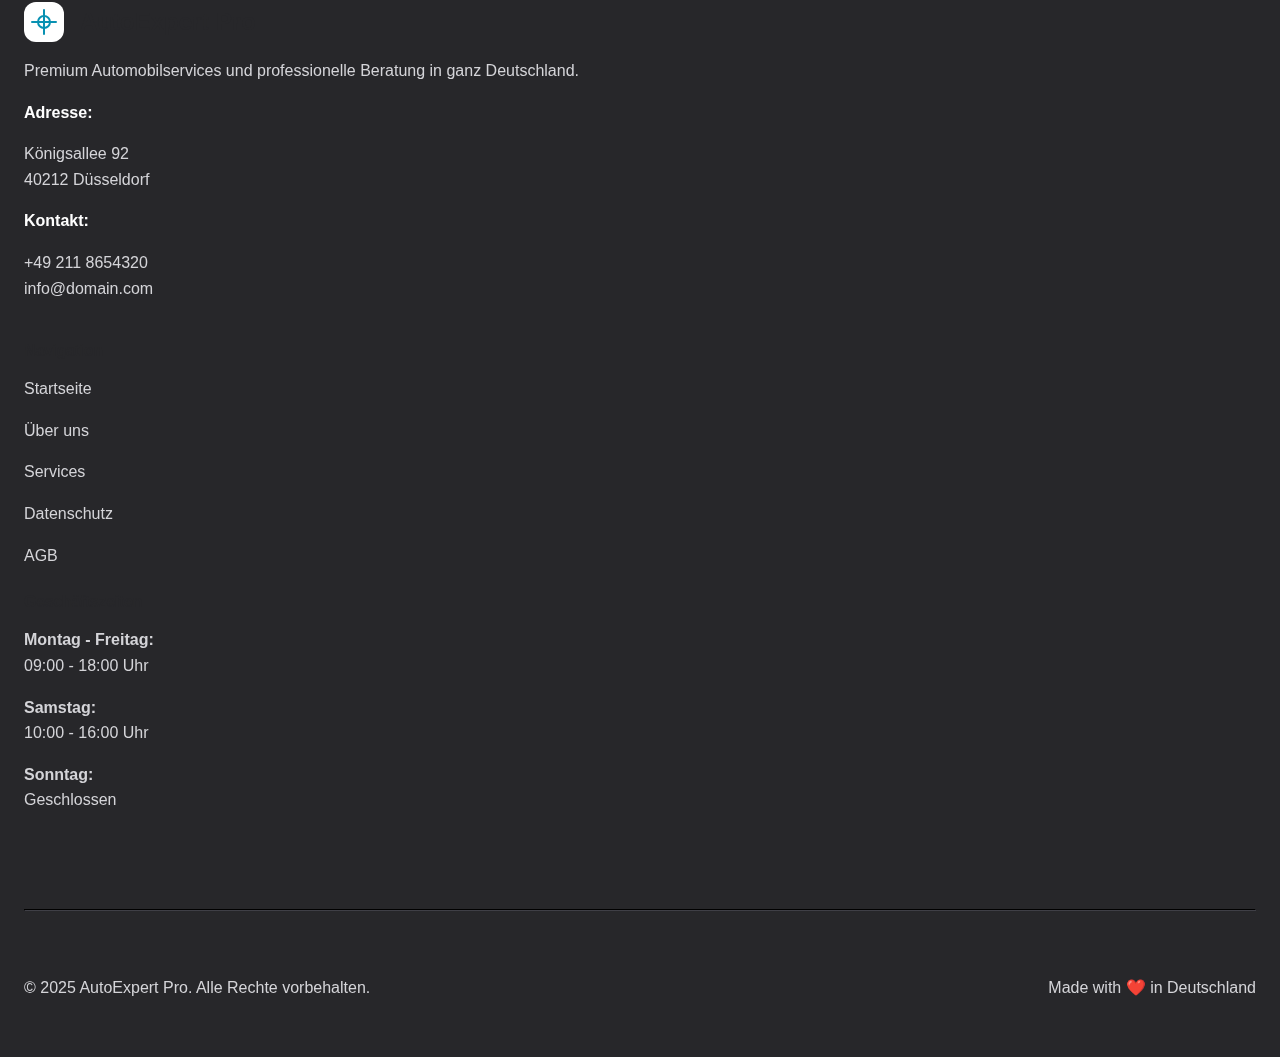
<file: privacy.html>
<!doctype html>
<html lang="de">
 <head>
  <meta charset="UTF-8">
  <meta name="viewport" content="width=device-width, initial-scale=1.0">
  <title>Datenschutzerklärung - AutoKraft Pro</title>
  <meta name="description" content="Datenschutzerklärung von AutoKraft Pro. Erfahren Sie, wie wir Ihre persönlichen Daten sammeln, verwenden und schützen.">
  <meta property="og:title" content="Datenschutzerklärung - AutoKraft Pro">
  <meta property="og:description" content="Datenschutzerklärung von AutoKraft Pro. Erfahren Sie, wie wir Ihre persönlichen Daten sammeln, verwenden und schützen.">
  <meta property="og:url" content="https://domain.com/privacy.html">
  <meta property="og:type" content="website">
  <meta property="og:site_name" content="AutoKraft Pro">
  <link rel="canonical" href="https://domain.com/privacy.html">
  <link rel="stylesheet" href="style.css">
  <link rel="icon" type="image/png" href="/favicon.png">
  <link rel="apple-touch-icon" href="/apple-touch-icon.png">
 </head>
 <body>
  <header class="l-header navbar navbar-expand-md sticky-top bg-white border-bottom" style="scroll-margin-top: var(--nav-h)">
   <div class="container">
    <a class="c-logo navbar-brand d-flex align-items-center" href="/"> 
     <div class="ratio ratio-1x1 me-2" style="width: 40px;">
      <svg viewBox="0 0 40 40" class="c-logo__img">
       <rect width="40" height="40" fill="var(--color-primary)" rx="6" /> <path d="M8 20h24M20 8v24" stroke="white" stroke-width="2" stroke-linecap="round" /> <circle cx="20" cy="20" r="6" fill="none" stroke="white" stroke-width="2" />
      </svg>
     </div> 
     <span class="c-logo__text fw-bold">AutoExpert Pro</span> 
    </a>
    <button class="c-nav__toggle navbar-toggler" type="button" data-bs-toggle="collapse" data-bs-target="#navbarNav" aria-controls="navbarNav" aria-expanded="false" aria-label="Toggle navigation"><span class="navbar-toggler-icon"></span></button>
    <div class="collapse navbar-collapse" id="navbarNav">
     <nav class="c-nav navbar-nav ms-auto">
      <a class="c-nav__link nav-link" href="/" aria-current="page">Startseite</a> <a class="c-nav__link nav-link" href="about.html">Über uns</a> <a class="c-nav__link nav-link" href="services.html">Services</a> <a class="c-nav__link nav-link" href="privacy.html">Datenschutz</a> <a class="c-nav__link nav-link" href="terms.html">AGB</a>
     </nav>
     <a href="#contact-form" class="c-button c-button--primary btn btn-primary ms-md-3">Beratung anfragen</a>
    </div>
   </div>
  </header>
  <main>
   <div class="l-container container py-4 py-md-5">
    <nav aria-label="breadcrumb">
     <ol class="breadcrumb">
      <li class="breadcrumb-item"><a href="index.html">Startseite</a></li>
      <li class="breadcrumb-item active" aria-current="page">Datenschutzerklärung</li>
     </ol>
    </nav>
    <div class="row justify-content-center">
     <div class="col-lg-10 col-xl-8">
      <header class="mb-4 mb-md-5">
       <h1 class="display-5 fw-bold text-center mb-3">Datenschutzerklärung</h1>
       <p class="lead text-center text-muted mb-4">Ihre Privatsphäre ist uns wichtig. Erfahren Sie, wie wir Ihre Daten schützen und verwenden.</p>
       <p class="text-center text-muted"><small>Letzte Aktualisierung: 15. Januar 2025</small></p>
      </header>
      <section class="mb-5">
       <h2 class="h3 fw-bold mb-3">1. Verantwortlicher</h2>
       <p>Verantwortlicher im Sinne der Datenschutz-Grundverordnung (DSGVO) ist:</p>
       <address class="mb-3"><strong>AutoKraft Pro</strong>
        <br>
        Hauptstraße 42
        <br>
        80331 München
        <br>
        Deutschland
        <br>
        <strong>Telefon:</strong> <a href="tel:+4989123456789">+49 89 1234 5678</a>
        <br>
        <strong>E-Mail:</strong> <a href="mailto:info@domain.com">info@domain.com</a></address>
      </section>
      <section class="mb-5">
       <h2 class="h3 fw-bold mb-3">2. Art der erhobenen Daten</h2>
       <p>Wir erheben und verarbeiten folgende personenbezogene Daten:</p>
       <ul class="list-unstyled">
        <li class="mb-2"><strong>Kontaktdaten:</strong> Name, E-Mail-Adresse, Telefonnummer</li>
        <li class="mb-2"><strong>Technische Daten:</strong> IP-Adresse, Browser-Typ, Betriebssystem, Zugriffsdatum und -zeit</li>
        <li class="mb-2"><strong>Nutzungsdaten:</strong> Besuchte Seiten, Verweildauer, Referrer-URL</li>
        <li class="mb-2"><strong>Kommunikationsdaten:</strong> Inhalt von Anfragen über unser Kontaktformular</li>
       </ul>
      </section>
      <section class="mb-5">
       <h2 class="h3 fw-bold mb-3">3. Zweck der Datenverarbeitung</h2>
       <p>Ihre personenbezogenen Daten werden zu folgenden Zwecken verarbeitet:</p>
       <div class="row">
        <div class="col-md-6">
         <ul class="list-unstyled">
          <li class="mb-2">✓ Bereitstellung unserer Dienstleistungen</li>
          <li class="mb-2">✓ Bearbeitung Ihrer Anfragen</li>
          <li class="mb-2">✓ Verbesserung unserer Website</li>
         </ul>
        </div>
        <div class="col-md-6">
         <ul class="list-unstyled">
          <li class="mb-2">✓ Technische Administration</li>
          <li class="mb-2">✓ Erfüllung rechtlicher Verpflichtungen</li>
          <li class="mb-2">✓ Schutz vor Missbrauch</li>
         </ul>
        </div>
       </div>
      </section>
      <section class="mb-5">
       <h2 class="h3 fw-bold mb-3">4. Rechtsgrundlage</h2>
       <p>Die Verarbeitung Ihrer personenbezogenen Daten erfolgt auf Grundlage folgender Rechtsgrundlagen:</p>
       <ul>
        <li class="mb-2"><strong>Art. 6 Abs. 1 lit. a DSGVO:</strong> Einwilligung für Newsletter und Marketing</li>
        <li class="mb-2"><strong>Art. 6 Abs. 1 lit. b DSGVO:</strong> Vertragserfüllung und vorvertragliche Maßnahmen</li>
        <li class="mb-2"><strong>Art. 6 Abs. 1 lit. f DSGVO:</strong> Berechtigte Interessen für Website-Analyse und Sicherheit</li>
       </ul>
      </section>
      <section class="mb-5">
       <h2 class="h3 fw-bold mb-3">5. Cookies und ähnliche Technologien</h2>
       <p>Unsere Website verwendet Cookies, um die Funktionalität zu gewährleisten und Ihr Nutzererlebnis zu verbessern:</p>
       <h4 class="h5 fw-semibold mt-4 mb-2">Technisch notwendige Cookies</h4>
       <p>Diese Cookies sind für die ordnungsgemäße Funktion der Website erforderlich und können nicht deaktiviert werden.</p>
       <h4 class="h5 fw-semibold mt-4 mb-2">Analyse-Cookies</h4>
       <p>Helfen uns dabei, die Nutzung unserer Website zu verstehen und zu verbessern. Sie können diese Cookies ablehnen.</p>
       <h4 class="h5 fw-semibold mt-4 mb-2">Marketing-Cookies</h4>
       <p>Werden verwendet, um relevante Werbung anzuzeigen. Diese Cookies setzen Ihre Einwilligung voraus.</p>
       <div class="alert alert-info">
        <strong>Cookie-Verwaltung:</strong> Sie können Cookies in Ihren Browser-Einstellungen jederzeit löschen oder deren Speicherung verhindern.
       </div>
      </section>
      <section class="mb-5">
       <h2 class="h3 fw-bold mb-3">6. Ihre Rechte</h2>
       <p>Sie haben folgende Rechte bezüglich Ihrer personenbezogenen Daten:</p>
       <div class="row">
        <div class="col-md-6">
         <div class="card h-100">
          <div class="card-body">
           <h5 class="card-title">Auskunftsrecht</h5>
           <p class="card-text">Sie können Auskunft über die bei uns gespeicherten Daten verlangen.</p>
          </div>
         </div>
        </div>
        <div class="col-md-6">
         <div class="card h-100">
          <div class="card-body">
           <h5 class="card-title">Berichtigungsrecht</h5>
           <p class="card-text">Sie können die Korrektur unrichtiger Daten verlangen.</p>
          </div>
         </div>
        </div>
        <div class="col-md-6">
         <div class="card h-100">
          <div class="card-body">
           <h5 class="card-title">Löschungsrecht</h5>
           <p class="card-text">Sie können unter bestimmten Umständen die Löschung Ihrer Daten verlangen.</p>
          </div>
         </div>
        </div>
        <div class="col-md-6">
         <div class="card h-100">
          <div class="card-body">
           <h5 class="card-title">Widerspruchsrecht</h5>
           <p class="card-text">Sie können der Verarbeitung Ihrer Daten aus besonderen Gründen widersprechen.</p>
          </div>
         </div>
        </div>
       </div>
      </section>
      <section class="mb-5">
       <h2 class="h3 fw-bold mb-3">7. Datensicherheit</h2>
       <p>Wir setzen technische und organisatorische Sicherheitsmaßnahmen ein, um Ihre Daten zu schützen:</p>
       <ul>
        <li class="mb-2">SSL/TLS-Verschlüsselung für alle Datenübertragungen</li>
        <li class="mb-2">Regelmäßige Sicherheitsupdates und -patches</li>
        <li class="mb-2">Zugriffsbeschränkungen und Authentifizierung</li>
        <li class="mb-2">Regelmäßige Datensicherungen</li>
        <li class="mb-2">Mitarbeiterschulungen zum Datenschutz</li>
       </ul>
      </section>
      <section class="mb-5">
       <h2 class="h3 fw-bold mb-3">8. Speicherdauer</h2>
       <p>Ihre personenbezogenen Daten werden nur so lange gespeichert, wie es für die jeweiligen Zwecke erforderlich ist:</p>
       <ul>
        <li class="mb-2"><strong>Kontaktanfragen:</strong> 2 Jahre nach Abschluss der Kommunikation</li>
        <li class="mb-2"><strong>Vertragsdaten:</strong> 10 Jahre gemäß handelsrechtlichen Aufbewahrungspflichten</li>
        <li class="mb-2"><strong>Website-Logs:</strong> Maximal 30 Tage</li>
        <li class="mb-2"><strong>Newsletter-Daten:</strong> Bis zum Widerruf der Einwilligung</li>
       </ul>
      </section>
      <section class="mb-5">
       <h2 class="h3 fw-bold mb-3">9. Drittanbieter und externe Links</h2>
       <p>Unsere Website kann Links zu externen Websites enthalten. Wir haben keinen Einfluss auf deren Datenschutzpraktiken. Informieren Sie sich dort über die jeweiligen Datenschutzerklärungen.</p>
       <h4 class="h5 fw-semibold mt-4 mb-2">Eingesetzte Drittanbieter-Services:</h4>
       <ul>
        <li class="mb-2"><strong>Google Fonts:</strong> Zur Darstellung von Schriftarten</li>
        <li class="mb-2"><strong>Bootstrap CDN:</strong> Für CSS-Framework-Ressourcen</li>
        <li class="mb-2"><strong>Hosting-Provider:</strong> Für die Bereitstellung unserer Website</li>
       </ul>
      </section>
      <section class="mb-5">
       <h2 class="h3 fw-bold mb-3">10. Kontakt bei Datenschutzfragen</h2>
       <p>Bei Fragen zum Datenschutz oder zur Ausübung Ihrer Rechte können Sie sich jederzeit an uns wenden:</p>
       <div class="card">
        <div class="card-body">
         <h5 class="card-title">Datenschutzbeauftragter</h5>
         <p class="card-text"><strong>AutoKraft Pro - Datenschutz</strong>
          <br>
          Hauptstraße 42
          <br>
          80331 München
          <br>
          Deutschland
          <br>
          <br>
          <strong>E-Mail:</strong> <a href="mailto:info@domain.com">info@domain.com</a>
          <br>
          <strong>Telefon:</strong> <a href="tel:+4989123456789">+49 89 1234 5678</a></p>
        </div>
       </div>
       <div class="alert alert-warning mt-3">
        <strong>Beschwerderecht:</strong> Sie haben das Recht, sich bei einer Datenschutz-Aufsichtsbehörde über unsere Verarbeitung personenbezogener Daten zu beschweren.
       </div>
      </section>
      <section class="mb-5">
       <h2 class="h3 fw-bold mb-3">11. Änderungen der Datenschutzerklärung</h2>
       <p>Wir behalten uns vor, diese Datenschutzerklärung bei Bedarf zu aktualisieren, um rechtlichen Anforderungen zu entsprechen oder Änderungen unserer Services widerzuspiegeln.</p>
       <p>Die aktuelle Fassung finden Sie stets auf dieser Seite. Bei wesentlichen Änderungen werden wir Sie über die von Ihnen angegebene E-Mail-Adresse informieren.</p>
      </section>
     </div>
    </div>
   </div>
  </main>
  <footer class="l-footer bg-dark text-white py-4 py-md-5">
   <div class="container">
    <div class="row g-4">
     <div class="col-lg-4">
      <div class="c-logo d-flex align-items-center mb-3">
       <div class="ratio ratio-1x1 me-2" style="width: 40px;">
        <svg viewBox="0 0 40 40" class="c-logo__img">
         <rect width="40" height="40" fill="white" rx="6" /> <path d="M8 20h24M20 8v24" stroke="var(--color-primary)" stroke-width="2" stroke-linecap="round" /> <circle cx="20" cy="20" r="6" fill="none" stroke="var(--color-primary)" stroke-width="2" />
        </svg>
       </div>
       <span class="c-logo__text fw-bold">AutoExpert Pro</span>
      </div>
      <p class="text-light mb-3">Premium Automobilservices und professionelle Beratung in ganz Deutschland.</p>
      <div class="mb-3">
       <p class="mb-1"><strong>Adresse:</strong></p>
       <p class="text-light mb-0">Königsallee 92
        <br>
        40212 Düsseldorf</p>
      </div>
      <div class="mb-3">
       <p class="mb-1"><strong>Kontakt:</strong></p>
       <p class="text-light mb-0"><a href="tel:+4921186543320" class="text-light text-decoration-none">+49 211 8654320</a>
        <br>
        <a href="mailto:info@domain.com" class="text-light text-decoration-none">info@domain.com</a></p>
      </div>
     </div>
     <div class="col-lg-8">
      <div class="row g-4">
       <div class="col-md-6">
        <h3 class="h5 fw-bold mb-3">Navigation</h3>
        <nav class="c-footer-links">
         <ul class="c-footer-links__list list-unstyled">
          <li class="c-footer-links__item mb-2"><a href="/" class="text-light text-decoration-none">Startseite</a></li>
          <li class="c-footer-links__item mb-2"><a href="about.html" class="text-light text-decoration-none">Über uns</a></li>
          <li class="c-footer-links__item mb-2"><a href="services.html" class="text-light text-decoration-none">Services</a></li>
          <li class="c-footer-links__item mb-2"><a href="privacy.html" class="text-light text-decoration-none">Datenschutz</a></li>
          <li class="c-footer-links__item mb-2"><a href="terms.html" class="text-light text-decoration-none">AGB</a></li>
         </ul>
        </nav>
       </div>
       <div class="col-md-6">
        <h3 class="h5 fw-bold mb-3">Geschäftszeiten</h3>
        <div class="text-light">
         <p class="mb-2"><strong>Montag - Freitag:</strong>
          <br>
          09:00 - 18:00 Uhr</p>
         <p class="mb-2"><strong>Samstag:</strong>
          <br>
          10:00 - 16:00 Uhr</p>
         <p class="mb-0"><strong>Sonntag:</strong>
          <br>
          Geschlossen</p>
        </div>
       </div>
      </div>
     </div>
    </div>
    <hr class="my-4 border-secondary">
    <div class="row align-items-center">
     <div class="col-md-6">
      <p class="text-light mb-0">© 2025 AutoExpert Pro. Alle Rechte vorbehalten.</p>
     </div>
     <div class="col-md-6 text-md-end">
      <p class="text-light mb-0">Made with ❤️ in Deutschland</p>
     </div>
    </div>
   </div>
  </footer>
  <script src="script.js" defer></script>
 </body>
</html>
</file>
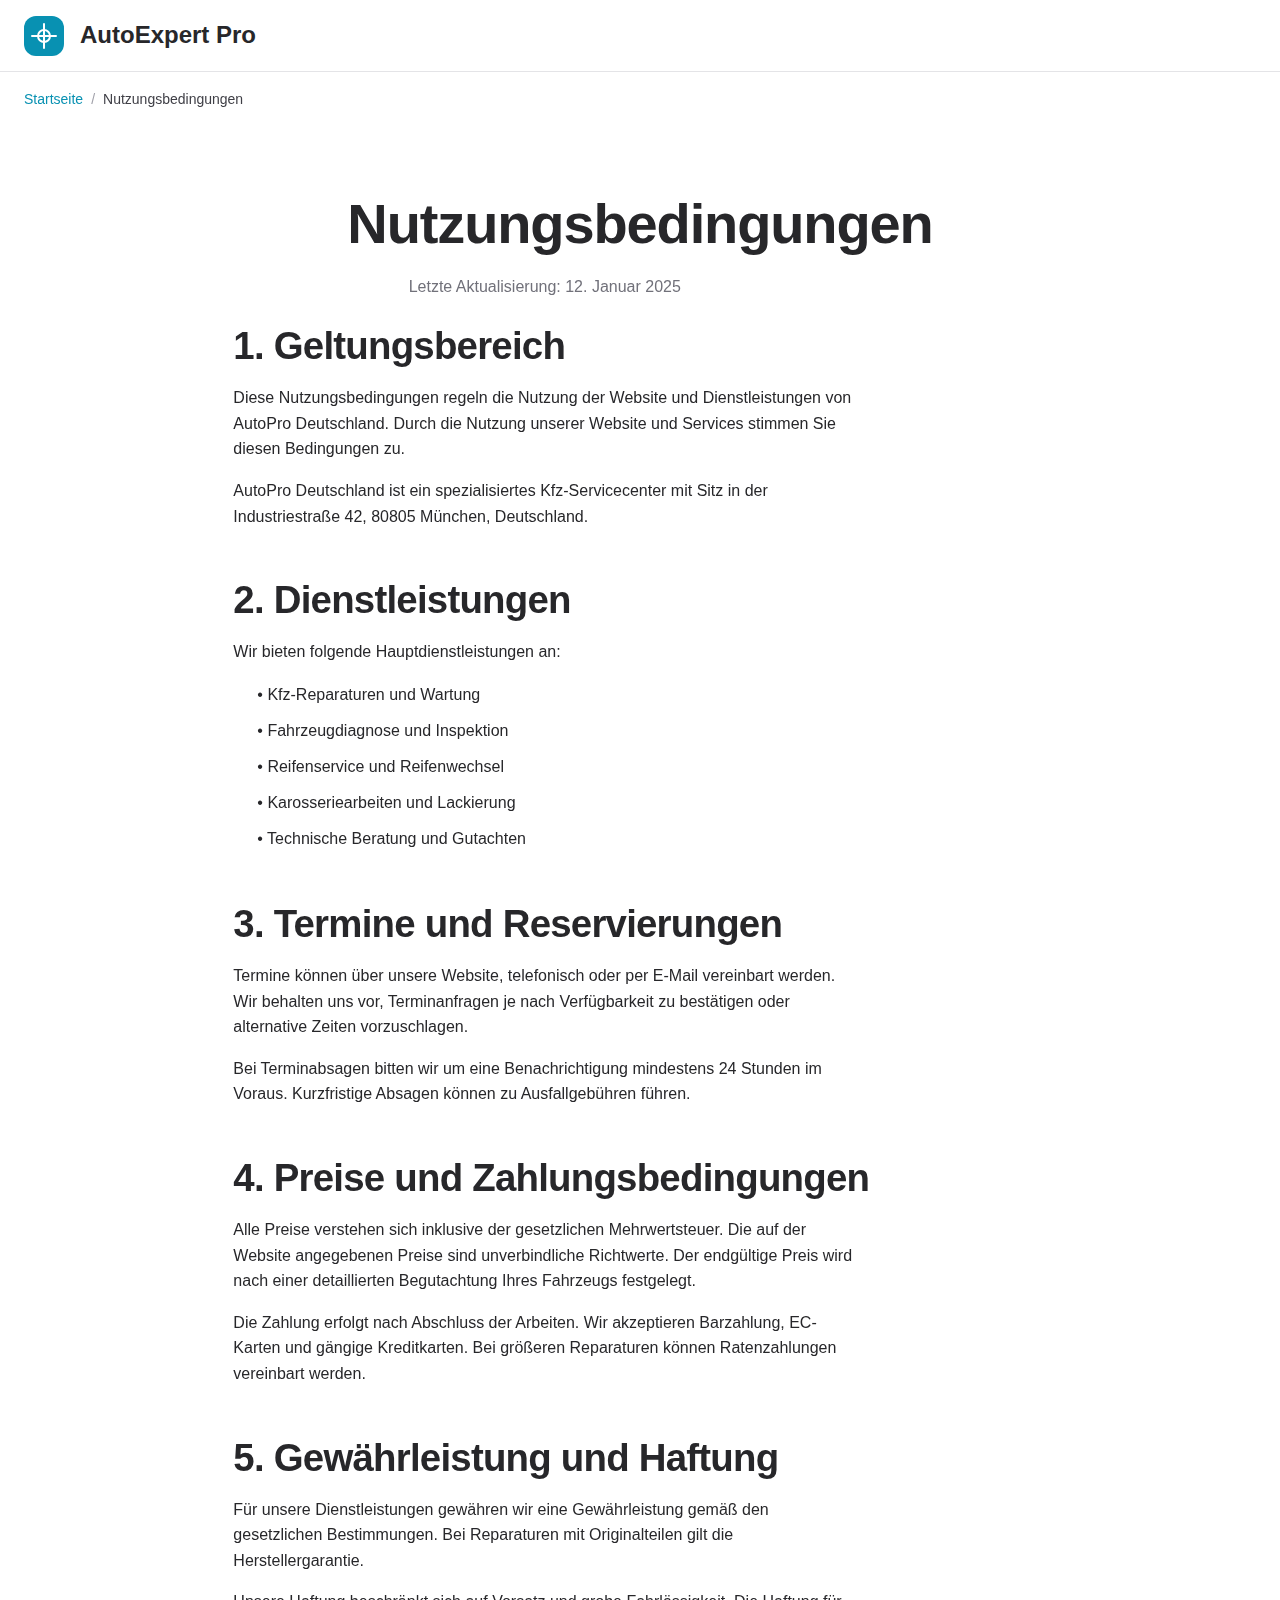
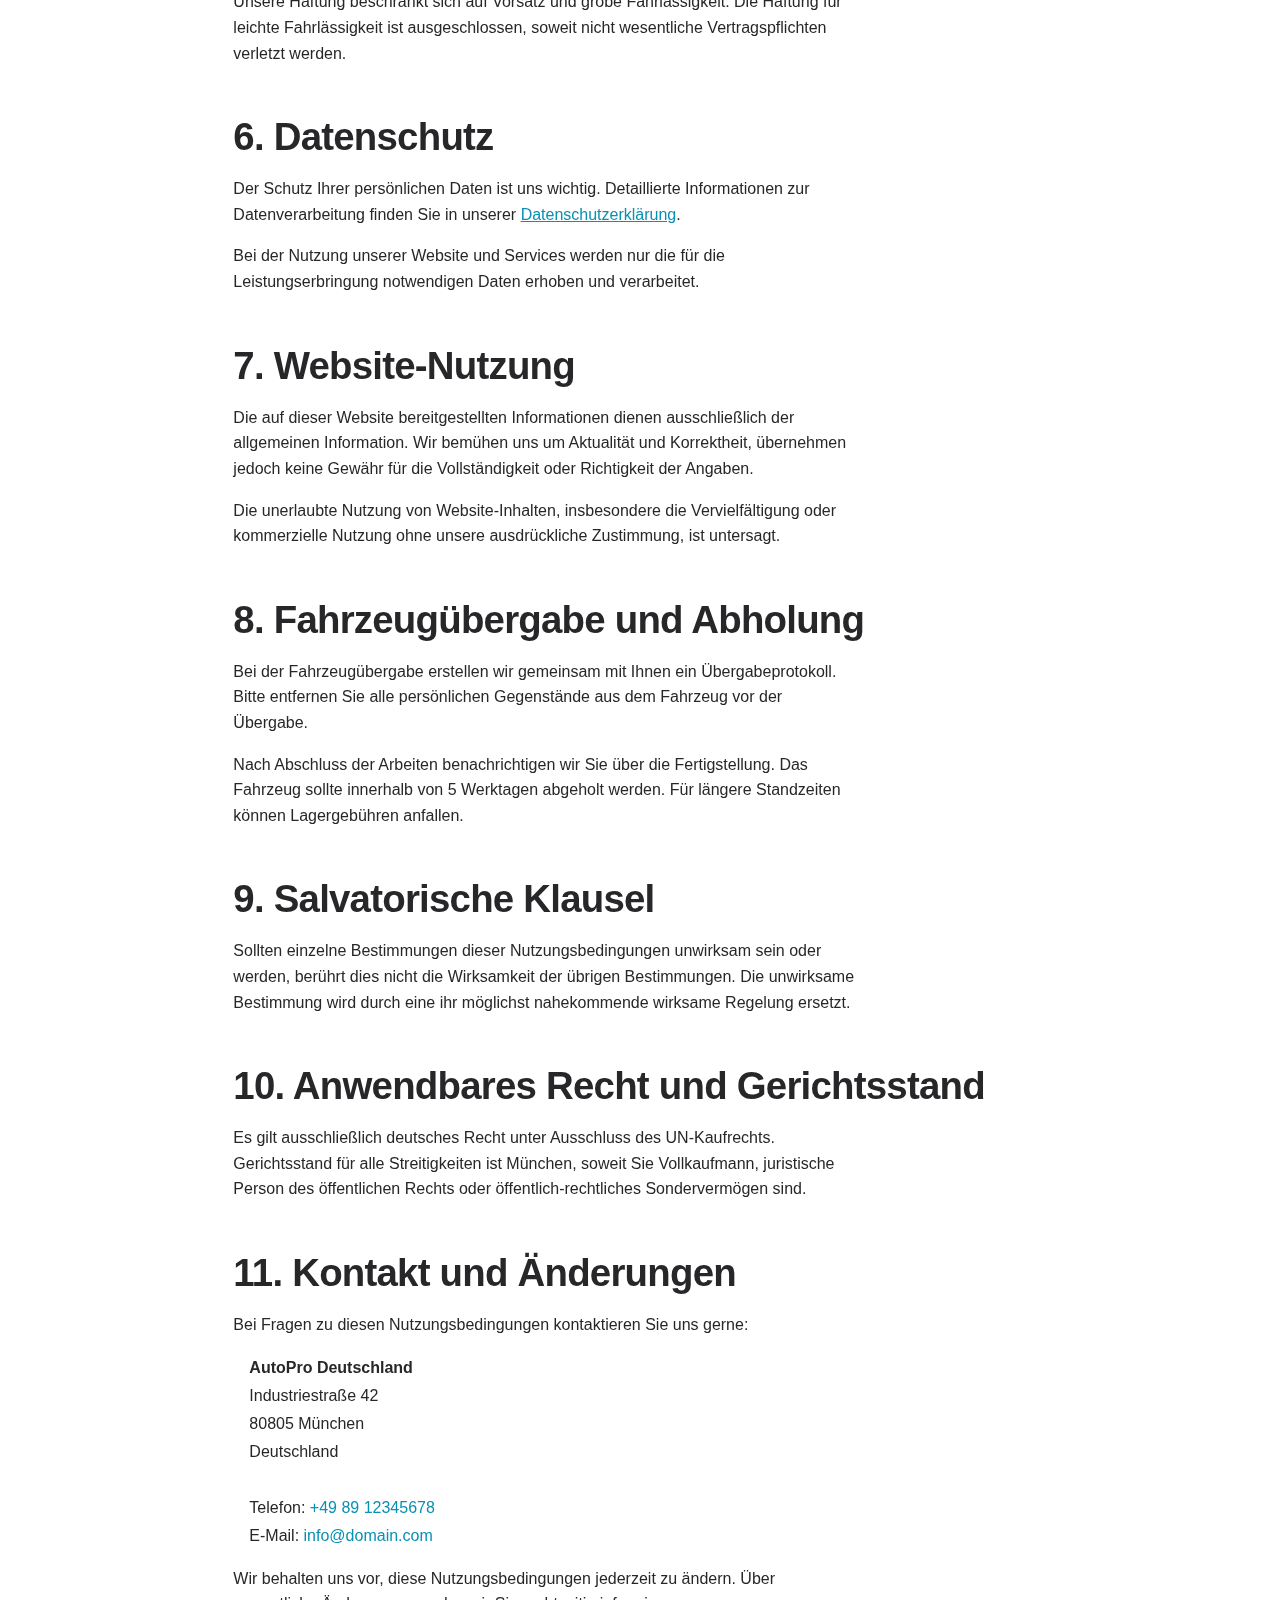
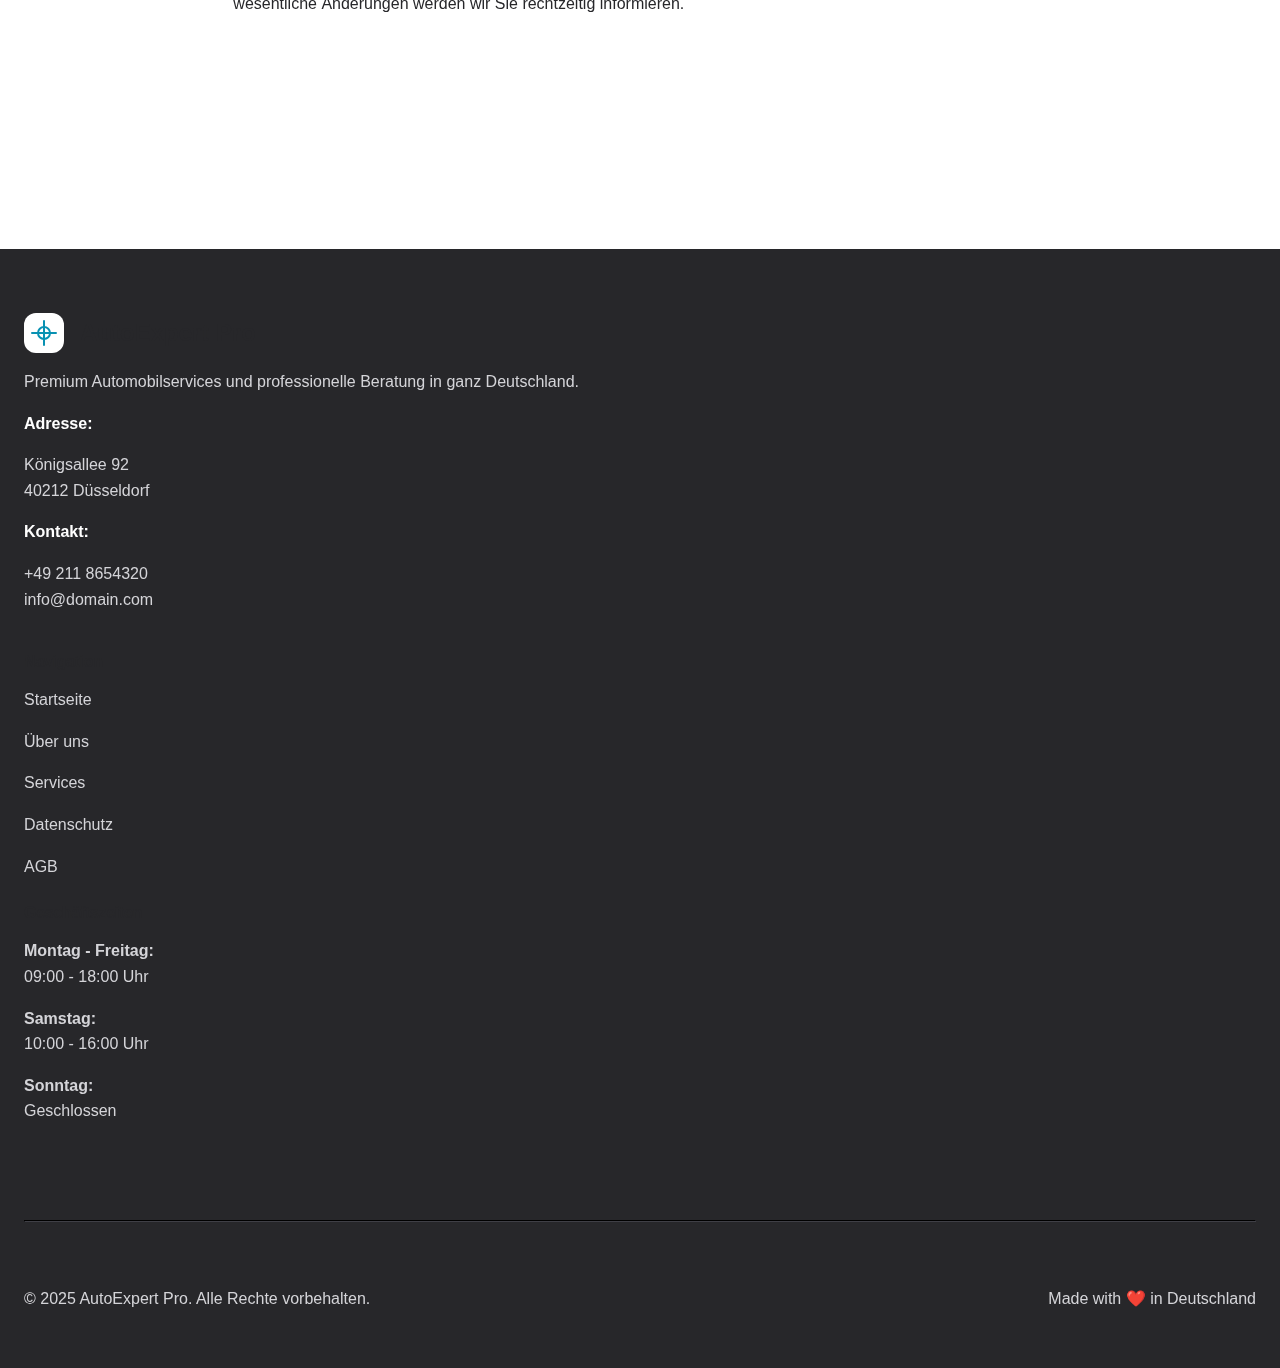
<file: terms.html>
<!DOCTYPE html><html lang="de"><head>
  <meta charset="UTF-8">
  <meta name="viewport" content="width=device-width, initial-scale=1.0">
  <title>Nutzungsbedingungen - AutoPro Deutschland | Professionelle Kfz-Dienstleistungen</title>
  <meta name="description" content="Lesen Sie die Nutzungsbedingungen von AutoPro Deutschland. Erfahren Sie mehr über unsere Geschäftsbedingungen für Kfz-Reparaturen, Wartung und Beratung.">
  <meta property="og:title" content="Nutzungsbedingungen - AutoPro Deutschland">
  <meta property="og:description" content="Lesen Sie die Nutzungsbedingungen von AutoPro Deutschland. Erfahren Sie mehr über unsere Geschäftsbedingungen für Kfz-Dienstleistungen.">
  <meta property="og:type" content="website">
  <meta property="og:url" content="https://domain.com/terms.html">
  <meta property="og:image" content="https://images.unsplash.com/photo-1558618047-3c8c76ca7d13?w=1200&amp;h=630&amp;fit=crop&amp;crop=center">
  <link rel="canonical" href="https://domain.com/terms.html">
  <link rel="stylesheet" href="style.css">
  <link rel="icon" type="image/png" href="/favicon.png">
  <link rel="apple-touch-icon" href="/apple-touch-icon.png">
 </head>
 <body>
  <header class="l-header navbar navbar-expand-md sticky-top bg-white border-bottom" style="scroll-margin-top: var(--nav-h)">
   <div class="container">
    <a class="c-logo navbar-brand d-flex align-items-center" href="/"> 
     <div class="ratio ratio-1x1 me-2" style="width: 40px;">
      <svg viewBox="0 0 40 40" class="c-logo__img">
       <rect width="40" height="40" fill="var(--color-primary)" rx="6"></rect> <path d="M8 20h24M20 8v24" stroke="white" stroke-width="2" stroke-linecap="round"></path> <circle cx="20" cy="20" r="6" fill="none" stroke="white" stroke-width="2"></circle>
      </svg>
     </div> 
     <span class="c-logo__text fw-bold">AutoExpert Pro</span> 
    </a>
    <button class="c-nav__toggle navbar-toggler" type="button" data-bs-toggle="collapse" data-bs-target="#navbarNav" aria-controls="navbarNav" aria-expanded="false" aria-label="Toggle navigation"><span class="navbar-toggler-icon"></span></button>
    <div class="collapse navbar-collapse" id="navbarNav">
     <nav class="c-nav navbar-nav ms-auto">
      <a class="c-nav__link nav-link" href="/" aria-current="page">Startseite</a> <a class="c-nav__link nav-link" href="about.html">Über uns</a> <a class="c-nav__link nav-link" href="services.html">Services</a> <a class="c-nav__link nav-link" href="privacy.html">Datenschutz</a> <a class="c-nav__link nav-link" href="terms.html">AGB</a>
     </nav>
     <a href="#contact-form" class="c-button c-button--primary btn btn-primary ms-md-3">Beratung anfragen</a>
    </div>
   </div>
  </header>
  <main>
   <div class="l-container">
    <nav aria-label="breadcrumb">
     <ol class="breadcrumb">
      <li class="breadcrumb-item"><a href="index.html">Startseite</a></li>
      <li class="breadcrumb-item active" aria-current="page">Nutzungsbedingungen</li>
     </ol>
    </nav>
   </div>
   <section class="l-section py-4 py-md-5">
    <div class="l-container">
     <div class="row justify-content-center">
      <div class="col-lg-8">
       <header class="mb-4">
        <h1 class="display-5 fw-bold text-center mb-3">Nutzungsbedingungen</h1>
        <p class="text-muted text-center">Letzte Aktualisierung: <time datetime="2025-01-12">12. Januar 2025</time></p>
       </header>
       <article class="terms-content">
        <section class="mb-5">
         <h2 class="h3 mb-3">1. Geltungsbereich</h2>
         <p>Diese Nutzungsbedingungen regeln die Nutzung der Website und Dienstleistungen von AutoPro Deutschland. Durch die Nutzung unserer Website und Services stimmen Sie diesen Bedingungen zu.</p>
         <p>AutoPro Deutschland ist ein spezialisiertes Kfz-Servicecenter mit Sitz in der Industriestraße 42, 80805 München, Deutschland.</p>
        </section>
        <section class="mb-5">
         <h2 class="h3 mb-3">2. Dienstleistungen</h2>
         <p>Wir bieten folgende Hauptdienstleistungen an:</p>
         <ul class="list-unstyled ms-3">
          <li class="mb-2">• Kfz-Reparaturen und Wartung</li>
          <li class="mb-2">• Fahrzeugdiagnose und Inspektion</li>
          <li class="mb-2">• Reifenservice und Reifenwechsel</li>
          <li class="mb-2">• Karosseriearbeiten und Lackierung</li>
          <li class="mb-2">• Technische Beratung und Gutachten</li>
         </ul>
        </section>
        <section class="mb-5">
         <h2 class="h3 mb-3">3. Termine und Reservierungen</h2>
         <p>Termine können über unsere Website, telefonisch oder per E-Mail vereinbart werden. Wir behalten uns vor, Terminanfragen je nach Verfügbarkeit zu bestätigen oder alternative Zeiten vorzuschlagen.</p>
         <p>Bei Terminabsagen bitten wir um eine Benachrichtigung mindestens 24 Stunden im Voraus. Kurzfristige Absagen können zu Ausfallgebühren führen.</p>
        </section>
        <section class="mb-5">
         <h2 class="h3 mb-3">4. Preise und Zahlungsbedingungen</h2>
         <p>Alle Preise verstehen sich inklusive der gesetzlichen Mehrwertsteuer. Die auf der Website angegebenen Preise sind unverbindliche Richtwerte. Der endgültige Preis wird nach einer detaillierten Begutachtung Ihres Fahrzeugs festgelegt.</p>
         <p>Die Zahlung erfolgt nach Abschluss der Arbeiten. Wir akzeptieren Barzahlung, EC-Karten und gängige Kreditkarten. Bei größeren Reparaturen können Ratenzahlungen vereinbart werden.</p>
        </section>
        <section class="mb-5">
         <h2 class="h3 mb-3">5. Gewährleistung und Haftung</h2>
         <p>Für unsere Dienstleistungen gewähren wir eine Gewährleistung gemäß den gesetzlichen Bestimmungen. Bei Reparaturen mit Originalteilen gilt die Herstellergarantie.</p>
         <p>Unsere Haftung beschränkt sich auf Vorsatz und grobe Fahrlässigkeit. Die Haftung für leichte Fahrlässigkeit ist ausgeschlossen, soweit nicht wesentliche Vertragspflichten verletzt werden.</p>
        </section>
        <section class="mb-5">
         <h2 class="h3 mb-3">6. Datenschutz</h2>
         <p>Der Schutz Ihrer persönlichen Daten ist uns wichtig. Detaillierte Informationen zur Datenverarbeitung finden Sie in unserer <a href="privacy.html" class="text-decoration-underline">Datenschutzerklärung</a>.</p>
         <p>Bei der Nutzung unserer Website und Services werden nur die für die Leistungserbringung notwendigen Daten erhoben und verarbeitet.</p>
        </section>
        <section class="mb-5">
         <h2 class="h3 mb-3">7. Website-Nutzung</h2>
         <p>Die auf dieser Website bereitgestellten Informationen dienen ausschließlich der allgemeinen Information. Wir bemühen uns um Aktualität und Korrektheit, übernehmen jedoch keine Gewähr für die Vollständigkeit oder Richtigkeit der Angaben.</p>
         <p>Die unerlaubte Nutzung von Website-Inhalten, insbesondere die Vervielfältigung oder kommerzielle Nutzung ohne unsere ausdrückliche Zustimmung, ist untersagt.</p>
        </section>
        <section class="mb-5">
         <h2 class="h3 mb-3">8. Fahrzeugübergabe und Abholung</h2>
         <p>Bei der Fahrzeugübergabe erstellen wir gemeinsam mit Ihnen ein Übergabeprotokoll. Bitte entfernen Sie alle persönlichen Gegenstände aus dem Fahrzeug vor der Übergabe.</p>
         <p>Nach Abschluss der Arbeiten benachrichtigen wir Sie über die Fertigstellung. Das Fahrzeug sollte innerhalb von 5 Werktagen abgeholt werden. Für längere Standzeiten können Lagergebühren anfallen.</p>
        </section>
        <section class="mb-5">
         <h2 class="h3 mb-3">9. Salvatorische Klausel</h2>
         <p>Sollten einzelne Bestimmungen dieser Nutzungsbedingungen unwirksam sein oder werden, berührt dies nicht die Wirksamkeit der übrigen Bestimmungen. Die unwirksame Bestimmung wird durch eine ihr möglichst nahekommende wirksame Regelung ersetzt.</p>
        </section>
        <section class="mb-5">
         <h2 class="h3 mb-3">10. Anwendbares Recht und Gerichtsstand</h2>
         <p>Es gilt ausschließlich deutsches Recht unter Ausschluss des UN-Kaufrechts. Gerichtsstand für alle Streitigkeiten ist München, soweit Sie Vollkaufmann, juristische Person des öffentlichen Rechts oder öffentlich-rechtliches Sondervermögen sind.</p>
        </section>
        <section class="mb-5">
         <h2 class="h3 mb-3">11. Kontakt und Änderungen</h2>
         <p>Bei Fragen zu diesen Nutzungsbedingungen kontaktieren Sie uns gerne:</p>
         <address class="ms-3"><strong>AutoPro Deutschland</strong>
          <br>
          Industriestraße 42
          <br>
          80805 München
          <br>
          Deutschland
          <br>
          <br>
          Telefon: <a href="tel:+4989123456798" class="text-decoration-none">+49 89 12345678</a>
          <br>
          E-Mail: <a href="mailto:info@domain.com" class="text-decoration-none">info@domain.com</a></address>
         <p>Wir behalten uns vor, diese Nutzungsbedingungen jederzeit zu ändern. Über wesentliche Änderungen werden wir Sie rechtzeitig informieren.</p>
        </section>
       </article>
      </div>
     </div>
    </div>
   </section>
  </main>
  <footer class="l-footer bg-dark text-white py-4 py-md-5">
   <div class="container">
    <div class="row g-4">
     <div class="col-lg-4">
      <div class="c-logo d-flex align-items-center mb-3">
       <div class="ratio ratio-1x1 me-2" style="width: 40px;">
        <svg viewBox="0 0 40 40" class="c-logo__img">
         <rect width="40" height="40" fill="white" rx="6"></rect> <path d="M8 20h24M20 8v24" stroke="var(--color-primary)" stroke-width="2" stroke-linecap="round"></path> <circle cx="20" cy="20" r="6" fill="none" stroke="var(--color-primary)" stroke-width="2"></circle>
        </svg>
       </div>
       <span class="c-logo__text fw-bold">AutoExpert Pro</span>
      </div>
      <p class="text-light mb-3">Premium Automobilservices und professionelle Beratung in ganz Deutschland.</p>
      <div class="mb-3">
       <p class="mb-1"><strong>Adresse:</strong></p>
       <p class="text-light mb-0">Königsallee 92
        <br>
        40212 Düsseldorf</p>
      </div>
      <div class="mb-3">
       <p class="mb-1"><strong>Kontakt:</strong></p>
       <p class="text-light mb-0"><a href="tel:+4921186543320" class="text-light text-decoration-none">+49 211 8654320</a>
        <br>
        <a href="mailto:info@domain.com" class="text-light text-decoration-none">info@domain.com</a></p>
      </div>
     </div>
     <div class="col-lg-8">
      <div class="row g-4">
       <div class="col-md-6">
        <h3 class="h5 fw-bold mb-3">Navigation</h3>
        <nav class="c-footer-links">
         <ul class="c-footer-links__list list-unstyled">
          <li class="c-footer-links__item mb-2"><a href="/" class="text-light text-decoration-none">Startseite</a></li>
          <li class="c-footer-links__item mb-2"><a href="about.html" class="text-light text-decoration-none">Über uns</a></li>
          <li class="c-footer-links__item mb-2"><a href="services.html" class="text-light text-decoration-none">Services</a></li>
          <li class="c-footer-links__item mb-2"><a href="privacy.html" class="text-light text-decoration-none">Datenschutz</a></li>
          <li class="c-footer-links__item mb-2"><a href="terms.html" class="text-light text-decoration-none">AGB</a></li>
         </ul>
        </nav>
       </div>
       <div class="col-md-6">
        <h3 class="h5 fw-bold mb-3">Geschäftszeiten</h3>
        <div class="text-light">
         <p class="mb-2"><strong>Montag - Freitag:</strong>
          <br>
          09:00 - 18:00 Uhr</p>
         <p class="mb-2"><strong>Samstag:</strong>
          <br>
          10:00 - 16:00 Uhr</p>
         <p class="mb-0"><strong>Sonntag:</strong>
          <br>
          Geschlossen</p>
        </div>
       </div>
      </div>
     </div>
    </div>
    <hr class="my-4 border-secondary">
    <div class="row align-items-center">
     <div class="col-md-6">
      <p class="text-light mb-0">© 2025 AutoExpert Pro. Alle Rechte vorbehalten.</p>
     </div>
     <div class="col-md-6 text-md-end">
      <p class="text-light mb-0">Made with ❤️ in Deutschland</p>
     </div>
    </div>
   </div>
  </footer>
  <script src="script.js" defer=""></script>
 
</body></html>
</file>
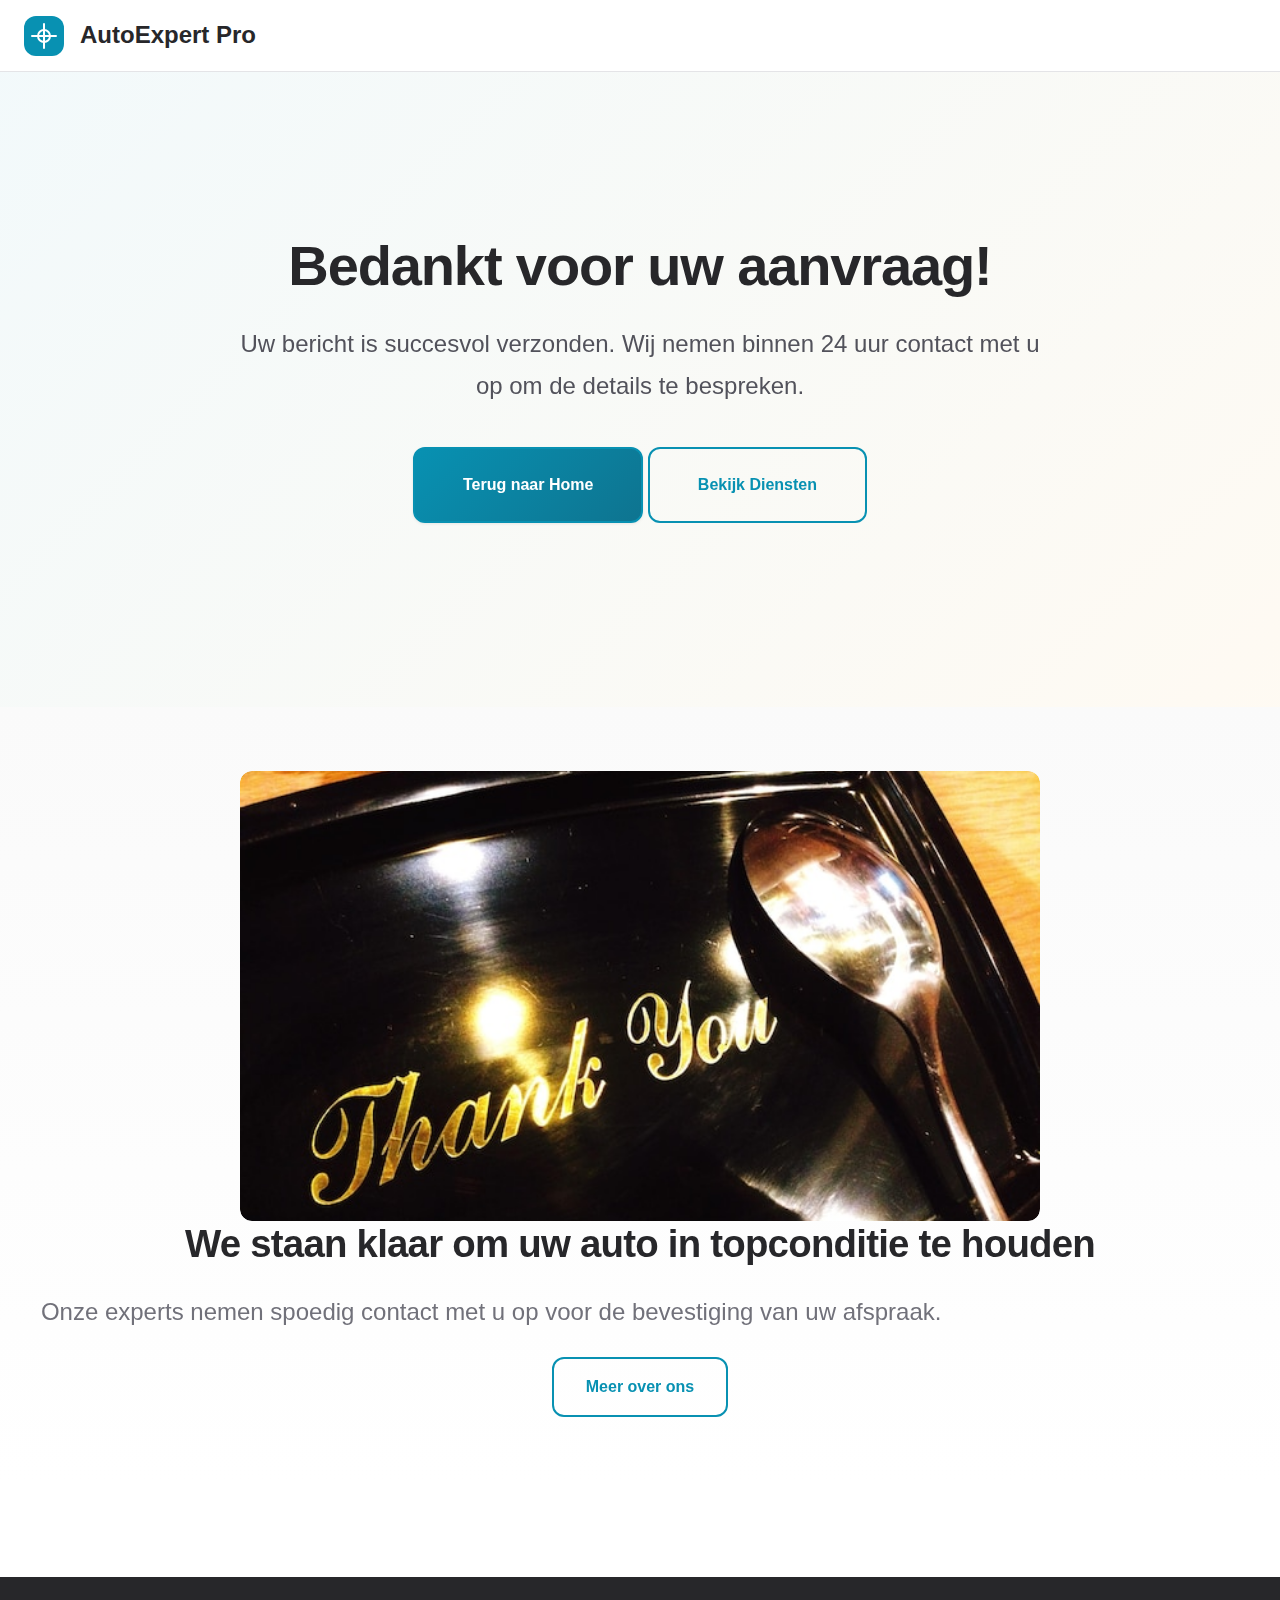
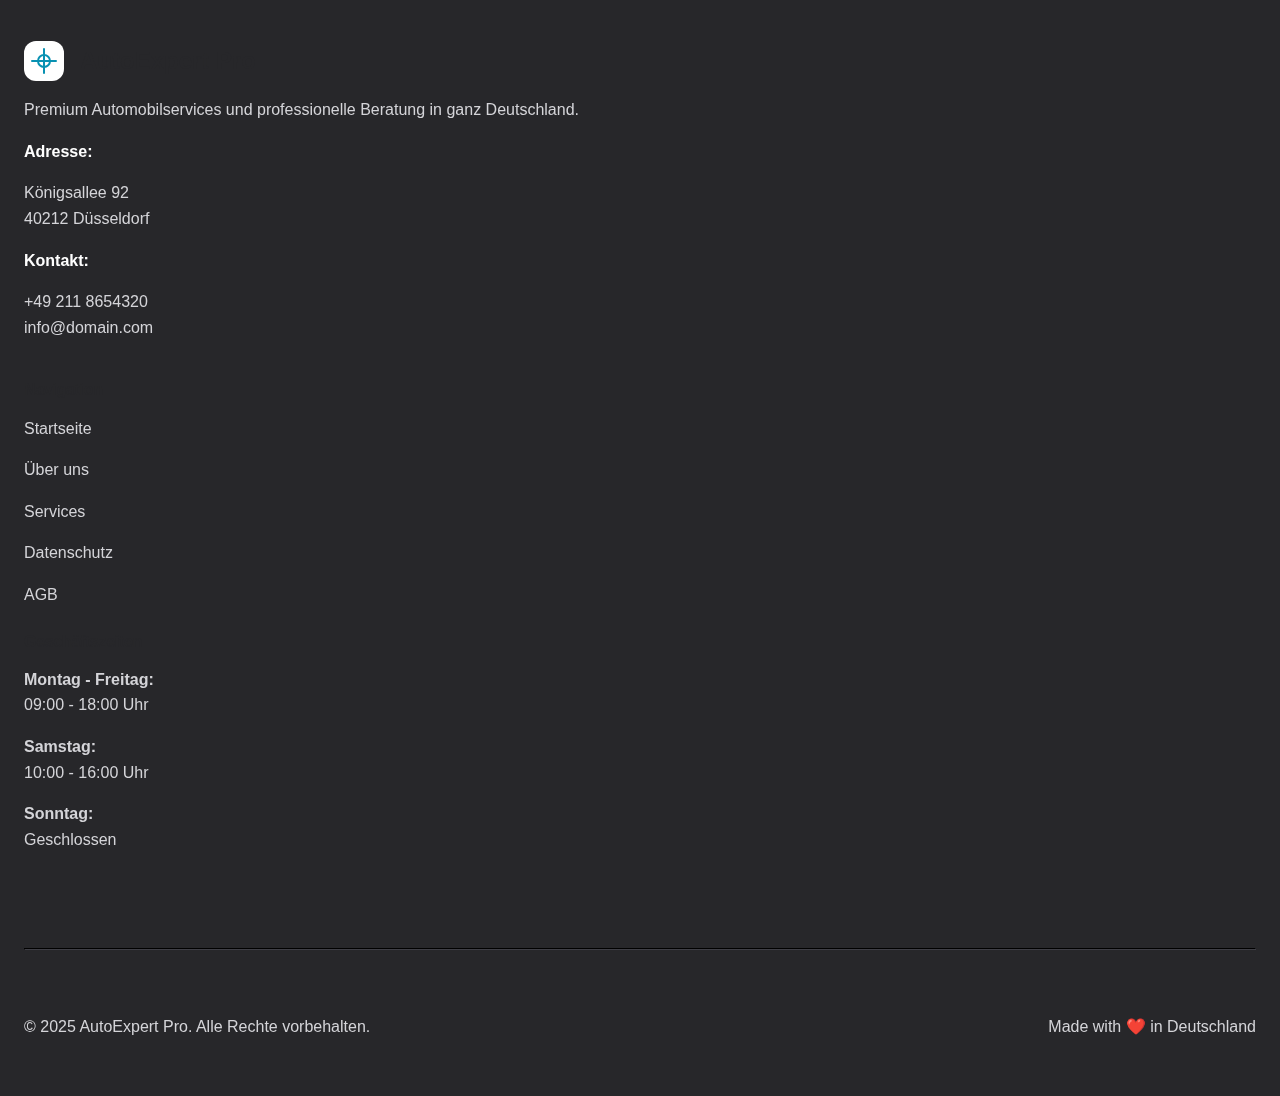
<file: thank_you.html>
<!DOCTYPE html><html lang="nl"><head>
  <meta charset="UTF-8">
  <meta name="viewport" content="width=device-width, initial-scale=1.0">
  <link rel="stylesheet" href="style.css">
  <link rel="icon" type="image/png" href="/favicon.png">
  <link rel="apple-touch-icon" href="/apple-touch-icon.png">
 </head>
 <body>
  <header class="l-header navbar navbar-expand-md sticky-top bg-white border-bottom" style="scroll-margin-top: var(--nav-h)">
   <div class="container">
    <a class="c-logo navbar-brand d-flex align-items-center" href="/"> 
     <div class="ratio ratio-1x1 me-2" style="width: 40px;">
      <svg viewBox="0 0 40 40" class="c-logo__img">
       <rect width="40" height="40" fill="var(--color-primary)" rx="6"></rect> <path d="M8 20h24M20 8v24" stroke="white" stroke-width="2" stroke-linecap="round"></path> <circle cx="20" cy="20" r="6" fill="none" stroke="white" stroke-width="2"></circle>
      </svg>
     </div> 
     <span class="c-logo__text fw-bold">AutoExpert Pro</span> 
    </a>
    <button class="c-nav__toggle navbar-toggler" type="button" data-bs-toggle="collapse" data-bs-target="#navbarNav" aria-controls="navbarNav" aria-expanded="false" aria-label="Toggle navigation"><span class="navbar-toggler-icon"></span></button>
    <div class="collapse navbar-collapse" id="navbarNav">
     <nav class="c-nav navbar-nav ms-auto">
      <a class="c-nav__link nav-link" href="/" aria-current="page">Startseite</a> <a class="c-nav__link nav-link" href="about.html">Über uns</a> <a class="c-nav__link nav-link" href="services.html">Services</a> <a class="c-nav__link nav-link" href="privacy.html">Datenschutz</a> <a class="c-nav__link nav-link" href="terms.html">AGB</a>
     </nav>
     <a href="#contact-form" class="c-button c-button--primary btn btn-primary ms-md-3">Beratung anfragen</a>
    </div>
   </div>
  </header>
  <main>
   <section class="hero-section py-5 text-center" data-aos="fade-up">
    <div class="container py-md-5">
     <div class="row justify-content-center">
      <div class="col-12 col-lg-8">
       <h1 class="display-4 fw-bold mb-3">Bedankt voor uw aanvraag!</h1>
       <p class="lead mb-4">Uw bericht is succesvol verzonden. Wij nemen binnen 24 uur contact met u op om de details te bespreken.</p>
       <a href="index.html" class="c-button c-button--primary c-button--large me-sm-3">Terug naar Home</a> <a href="services.html" class="c-button c-button--secondary c-button--large mt-3 mt-sm-0">Bekijk Diensten</a>
      </div>
     </div>
    </div>
   </section>
   <section class="py-4 py-md-5 bg-light" data-aos="fade-up">
    <div class="container text-center">
     <div class="ratio ratio-16x9 mb-4" style="max-width:800px;margin:auto;">
      <img src="img/16940194.jpg" alt="Bedankt voor uw aanvraag bij AutoService Premium" class="img-fluid rounded" loading="lazy" width="800" height="450" style="object-fit:cover">
     </div>
     <h2 class="display-6 fw-bold mb-3">We staan klaar om uw auto in topconditie te houden</h2>
     <p class="lead text-muted mb-4">Onze experts nemen spoedig contact met u op voor de bevestiging van uw afspraak.</p>
     <a href="about.html" class="c-button c-button--outline">Meer over ons</a>
    </div>
   </section>
  </main>
  <footer class="l-footer bg-dark text-white py-4 py-md-5">
   <div class="container">
    <div class="row g-4">
     <div class="col-lg-4">
      <div class="c-logo d-flex align-items-center mb-3">
       <div class="ratio ratio-1x1 me-2" style="width: 40px;">
        <svg viewBox="0 0 40 40" class="c-logo__img">
         <rect width="40" height="40" fill="white" rx="6"></rect> <path d="M8 20h24M20 8v24" stroke="var(--color-primary)" stroke-width="2" stroke-linecap="round"></path> <circle cx="20" cy="20" r="6" fill="none" stroke="var(--color-primary)" stroke-width="2"></circle>
        </svg>
       </div>
       <span class="c-logo__text fw-bold">AutoExpert Pro</span>
      </div>
      <p class="text-light mb-3">Premium Automobilservices und professionelle Beratung in ganz Deutschland.</p>
      <div class="mb-3">
       <p class="mb-1"><strong>Adresse:</strong></p>
       <p class="text-light mb-0">Königsallee 92
        <br>
        40212 Düsseldorf</p>
      </div>
      <div class="mb-3">
       <p class="mb-1"><strong>Kontakt:</strong></p>
       <p class="text-light mb-0"><a href="tel:+4921186543320" class="text-light text-decoration-none">+49 211 8654320</a>
        <br>
        <a href="mailto:info@domain.com" class="text-light text-decoration-none">info@domain.com</a></p>
      </div>
     </div>
     <div class="col-lg-8">
      <div class="row g-4">
       <div class="col-md-6">
        <h3 class="h5 fw-bold mb-3">Navigation</h3>
        <nav class="c-footer-links">
         <ul class="c-footer-links__list list-unstyled">
          <li class="c-footer-links__item mb-2"><a href="/" class="text-light text-decoration-none">Startseite</a></li>
          <li class="c-footer-links__item mb-2"><a href="about.html" class="text-light text-decoration-none">Über uns</a></li>
          <li class="c-footer-links__item mb-2"><a href="services.html" class="text-light text-decoration-none">Services</a></li>
          <li class="c-footer-links__item mb-2"><a href="privacy.html" class="text-light text-decoration-none">Datenschutz</a></li>
          <li class="c-footer-links__item mb-2"><a href="terms.html" class="text-light text-decoration-none">AGB</a></li>
         </ul>
        </nav>
       </div>
       <div class="col-md-6">
        <h3 class="h5 fw-bold mb-3">Geschäftszeiten</h3>
        <div class="text-light">
         <p class="mb-2"><strong>Montag - Freitag:</strong>
          <br>
          09:00 - 18:00 Uhr</p>
         <p class="mb-2"><strong>Samstag:</strong>
          <br>
          10:00 - 16:00 Uhr</p>
         <p class="mb-0"><strong>Sonntag:</strong>
          <br>
          Geschlossen</p>
        </div>
       </div>
      </div>
     </div>
    </div>
    <hr class="my-4 border-secondary">
    <div class="row align-items-center">
     <div class="col-md-6">
      <p class="text-light mb-0">© 2025 AutoExpert Pro. Alle Rechte vorbehalten.</p>
     </div>
     <div class="col-md-6 text-md-end">
      <p class="text-light mb-0">Made with ❤️ in Deutschland</p>
     </div>
    </div>
   </div>
  </footer>
  <script src="script.js" defer=""></script>
 
</body></html>
</file>
<file: style.css>
:root {
  --color-primary: #0891b2;
  --color-secondary: #0e7490;
  --color-accent: #f59e0b;
  --color-accent-hover: #d97706;
  --color-neutral-50: #fafafa;
  --color-neutral-100: #f4f4f5;
  --color-neutral-200: #e4e4e7;
  --color-neutral-300: #d4d4d8;
  --color-neutral-400: #a1a1aa;
  --color-neutral-500: #71717a;
  --color-neutral-600: #52525b;
  --color-neutral-700: #3f3f46;
  --color-neutral-800: #27272a;
  --color-neutral-900: #18181b;
  --color-success: #10b981;
  --color-error: #ef4444;
  --color-warning: #f59e0b;
  --color-soft-teal: #06b6d4;
  --color-graphite: #27272a;

  --font-primary: -apple-system, BlinkMacSystemFont, 'SF Pro Display', 'Segoe UI', 'Roboto', 'Helvetica Neue', Arial, sans-serif;
  --font-secondary: -apple-system, BlinkMacSystemFont, 'SF Pro Display', 'Segoe UI', 'Roboto', 'Helvetica Neue', Arial, sans-serif;
  --font-base: 16px;
  --font-sm: clamp(0.875rem, 1vw, 0.9375rem);
  --font-md: clamp(1rem, 1.2vw, 1.125rem);
  --font-lg: clamp(1.25rem, 2vw, 1.5rem);
  --font-xl: clamp(1.875rem, 3vw, 2.5rem);
  --font-2xl: clamp(2.5rem, 5vw, 3.5rem);
  --font-weight-regular: 400;
  --font-weight-medium: 500;
  --font-weight-semibold: 600;
  --font-weight-bold: 700;
  --line-height-tight: 1.2;
  --line-height-base: 1.6;
  --line-height-relaxed: 1.75;

  --space-xs: 4px;
  --space-sm: 8px;
  --space-md: 16px;
  --space-lg: 24px;
  --space-xl: 32px;
  --space-2xl: 48px;
  --space-3xl: 64px;
  --space-4xl: 96px;

  --logo-w: 150px;
  --logo-h: 40px;
  --header-h: 72px;
  --container-max-w: 1280px;
  --container-p-x: var(--space-lg);

  --bp-lg: 1024px;
  --bp-md: 768px;
  --bp-sm: 640px;

  --shadow-sm: 0 1px 3px rgba(0, 0, 0, 0.08);
  --shadow-base: 0 2px 8px rgba(0, 0, 0, 0.1);
  --shadow-md: 0 4px 16px rgba(0, 0, 0, 0.12);
  --shadow-lg: 0 8px 32px rgba(0, 0, 0, 0.15);
  --transition-fast: 200ms cubic-bezier(0.4, 0, 0.2, 1);
  --transition-base: 300ms cubic-bezier(0.4, 0, 0.2, 1);
  --transition-slow: 400ms cubic-bezier(0.4, 0, 0.2, 1);
  --border-radius-sm: 6px;
  --border-radius-md: 12px;
  --border-radius-lg: 16px;
  --border-radius-xl: 24px;

  --z-base: 1;
  --z-nav: 1000;
  --z-modal: 1100;
  --z-tooltip: 1200;

  --nav-h: var(--header-h);
}

@media (prefers-reduced-motion: reduce) {
  :root {
    --transition-fast: 0ms;
    --transition-base: 0ms;
    --transition-slow: 0ms;
  }
  
  *,
  *::before,
  *::after {
    animation-duration: 0.01ms !important;
    animation-iteration-count: 1 !important;
    transition-duration: 0.01ms !important;
  }
}

html {
  scroll-behavior: smooth;
}

html,
body {
  max-width: 100%;
  overflow-x: hidden;
}

*,
*::before,
*::after {
  box-sizing: border-box;
}

img,
svg,
video {
  max-width: 100%;
  height: auto;
  display: block;
}

.ratio img,
.ratio svg {
  position: absolute;
  top: 0;
  left: 0;
  width: 100%;
  height: 100%;
  object-fit: cover;
}

.row {
  --bs-gutter-x: var(--space-lg);
  --bs-gutter-y: var(--space-lg);
}

.ratio {
  overflow: hidden;
  border-radius: var(--border-radius-md);
}

[class*="col-"] {
  min-width: 0;
}

pre,
code,
table {
  max-width: 100%;
  overflow: auto;
}

body {
  font-family: var(--font-primary);
  font-size: var(--font-base);
  line-height: var(--line-height-base);
  font-weight: var(--font-weight-regular);
  color: var(--color-neutral-800);
  background: #ffffff;
  margin: 0;
  padding: 0;
  -webkit-font-smoothing: antialiased;
  -moz-osx-font-smoothing: grayscale;
}

body.u-no-scroll {
  overflow: hidden;
}

h1,
h2,
h3,
h4,
h5,
h6 {
  font-family: var(--font-primary);
  font-weight: var(--font-weight-bold);
  line-height: var(--line-height-tight);
  margin-top: 0;
  margin-bottom: var(--space-md);
  color: var(--color-graphite);
  letter-spacing: -0.02em;
}

h1 {
  font-size: var(--font-2xl);
  margin-bottom: var(--space-lg);
}

h2 {
  font-size: var(--font-xl);
  margin-bottom: var(--space-lg);
}

h3 {
  font-size: var(--font-lg);
  margin-bottom: var(--space-md);
}

h4 {
  font-size: var(--font-md);
  font-weight: var(--font-weight-semibold);
}

h5 {
  font-size: var(--font-base);
  font-weight: var(--font-weight-semibold);
}

h6 {
  font-size: var(--font-sm);
  font-weight: var(--font-weight-semibold);
}

p {
  margin-bottom: var(--space-md);
  max-width: 70ch;
}

.lead {
  font-size: var(--font-lg);
  line-height: var(--line-height-relaxed);
  color: var(--color-neutral-600);
}

a {
  color: var(--color-primary);
  text-decoration: none;
  transition: color var(--transition-fast);
}

a:hover,
a:focus {
  color: var(--color-secondary);
}

a:focus-visible {
  outline: 2px solid var(--color-accent);
  outline-offset: 2px;
  border-radius: 2px;
}

.container,
.l-container {
  max-width: var(--container-max-w);
  margin: 0 auto;
  padding: 0 var(--container-p-x);
  width: 100%;
}

.l-section {
  padding: var(--space-3xl) 0;
  scroll-margin-top: calc(var(--nav-h) + var(--space-md));
}

.py-4 {
  padding-top: var(--space-2xl);
  padding-bottom: var(--space-2xl);
}

.py-5 {
  padding-top: var(--space-3xl);
  padding-bottom: var(--space-3xl);
}

.py-md-5 {
  padding-top: var(--space-3xl);
  padding-bottom: var(--space-3xl);
}

.py-3 {
  padding-top: var(--space-lg);
  padding-bottom: var(--space-lg);
}

.l-header {
  background: rgba(255, 255, 255, 0.98);
  backdrop-filter: blur(20px) saturate(180%);
  border-bottom: 1px solid var(--color-neutral-200);
  position: sticky;
  top: 0;
  z-index: var(--z-nav);
  height: var(--header-h);
  transition: all var(--transition-base);
}

.sticky-top {
  position: sticky;
  top: 0;
  z-index: var(--z-nav);
}

.navbar {
  padding: 0;
  height: var(--header-h);
  display: flex;
  align-items: center;
}

.navbar .container {
  display: flex;
  align-items: center;
  justify-content: space-between;
  width: 100%;
  height: 100%;
  padding-top: 0;
  padding-bottom: 0;
}

.bg-white {
  background-color: #ffffff;
}

.border-bottom {
  border-bottom: 1px solid var(--color-neutral-200);
}

.l-hero {
  min-height: 80vh;
  display: flex;
  align-items: center;
  position: relative;
  padding: var(--space-3xl) 0;
}

.l-hero .container {
  position: relative;
  z-index: 2;
}

.min-vh-50 {
  min-height: 50vh;
}

.bg-light {
  background: linear-gradient(180deg, var(--color-neutral-50) 0%, #ffffff 100%);
}

.bg-primary {
  background: linear-gradient(135deg, var(--color-primary) 0%, var(--color-secondary) 100%);
  color: #ffffff;
}



.text-white {
  color: #ffffff !important;
}

.text-primary {
  color: var(--color-primary) !important;
}

.text-muted {
  color: var(--color-neutral-500) !important;
}

.text-light {
  color: var(--color-neutral-300) !important;
}

.text-warning {
  color: var(--color-warning) !important;
}

.text-center {
  text-align: center;
}

.text-md-end {
  text-align: right;
}

.text-decoration-none {
  text-decoration: none;
}

.text-decoration-underline {
  text-decoration: underline;
}

.l-footer {
  background: var(--color-graphite);
  color: var(--color-neutral-200);
  padding: var(--space-3xl) 0 var(--space-xl);
  margin-top: var(--space-4xl);
}

.l-footer a {
  color: var(--color-neutral-200);
  transition: color var(--transition-fast);
}

.l-footer a:hover,
.l-footer a:focus {
  color: #ffffff;
}

.l-footer hr {
  border-color: var(--color-neutral-700);
  margin: var(--space-2xl) 0;
}

.border-secondary {
  border-color: var(--color-neutral-700) !important;
}

.my-4 {
  margin-top: var(--space-2xl);
  margin-bottom: var(--space-2xl);
}

.c-logo {
  display: flex;
  align-items: center;
  gap: var(--space-sm);
  text-decoration: none;
  color: inherit;
  transition: opacity var(--transition-fast);
}

.c-logo:hover {
  opacity: 0.85;
  text-decoration: none;
  color: inherit;
}

.c-logo .ratio {
  width: 40px;
  height: 40px;
  flex-shrink: 0;
}

.c-logo__img {
  width: 100%;
  height: 100%;
  object-fit: contain;
}

.c-logo__text {
  font-size: var(--font-lg);
  font-weight: var(--font-weight-bold);
  color: var(--color-graphite);
  white-space: nowrap;
}

.navbar-brand {
  padding: 0;
  margin: 0;
}

.d-flex {
  display: flex;
}

.align-items-center {
  align-items: center;
}

.justify-content-center {
  justify-content: center;
}

.justify-content-between {
  justify-content: space-between;
}

.flex-column {
  flex-direction: column;
}

.flex-wrap {
  flex-wrap: wrap;
}

.me-2 {
  margin-right: var(--space-sm);
}

.me-3 {
  margin-right: var(--space-md);
}

.ms-auto {
  margin-left: auto;
}

.ms-3 {
  margin-left: var(--space-md);
}

.ms-md-3 {
  margin-left: var(--space-md);
}

.mb-0 {
  margin-bottom: 0;
}

.mb-1 {
  margin-bottom: var(--space-xs);
}

.mb-2 {
  margin-bottom: var(--space-sm);
}

.mb-3 {
  margin-bottom: var(--space-md);
}

.mb-4 {
  margin-bottom: var(--space-lg);
}

.mb-5 {
  margin-bottom: var(--space-2xl);
}

.mt-auto {
  margin-top: auto;
}

.mt-3 {
  margin-top: var(--space-md);
}

.mt-4 {
  margin-top: var(--space-lg);
}

.mt-lg-0 {
  margin-top: 0;
}

.mx-auto {
  margin-left: auto;
  margin-right: auto;
}

.p-3 {
  padding: var(--space-md);
}

.p-4 {
  padding: var(--space-lg);
}

.p-md-5 {
  padding: var(--space-2xl);
}

.navbar-toggler {
  display: none;
  background: transparent;
  border: none;
  cursor: pointer;
  padding: var(--space-sm);
  width: 48px;
  height: 48px;
  position: relative;
  z-index: calc(var(--z-nav) + 10);
}

.navbar-toggler:focus-visible {
  outline: 2px solid var(--color-accent);
  outline-offset: 2px;
  border-radius: var(--border-radius-sm);
}

.navbar-toggler-icon {
  display: block;
  width: 24px;
  height: 2px;
  background: var(--color-graphite);
  position: relative;
  transition: all var(--transition-base);
  border-radius: 2px;
}

.navbar-toggler-icon::before,
.navbar-toggler-icon::after {
  content: '';
  display: block;
  width: 24px;
  height: 2px;
  background: var(--color-graphite);
  position: absolute;
  left: 0;
  transition: all var(--transition-base);
  border-radius: 2px;
}

.navbar-toggler-icon::before {
  top: -8px;
}

.navbar-toggler-icon::after {
  bottom: -8px;
}

.navbar-toggler[aria-expanded="true"] .navbar-toggler-icon {
  background: transparent;
}

.navbar-toggler[aria-expanded="true"] .navbar-toggler-icon::before {
  transform: rotate(45deg);
  top: 0;
}

.navbar-toggler[aria-expanded="true"] .navbar-toggler-icon::after {
  transform: rotate(-45deg);
  bottom: 0;
}

.navbar-collapse {
  display: flex;
  align-items: center;
  justify-content: space-between;
  width: 100%;
}

.collapse:not(.show) {
  display: none;
}

.navbar-nav {
  display: flex;
  list-style: none;
  margin: 0;
  padding: 0;
  gap: var(--space-lg);
  align-items: center;
}

.c-nav {
  display: flex;
  align-items: center;
  gap: var(--space-lg);
}

.c-nav__link,
.nav-link {
  font-weight: var(--font-weight-medium);
  color: var(--color-neutral-700);
  text-decoration: none;
  padding: var(--space-sm) 0;
  position: relative;
  transition: color var(--transition-fast);
  display: inline-block;
  font-size: var(--font-base);
}

.c-nav__link:hover,
.c-nav__link:focus,
.nav-link:hover,
.nav-link:focus {
  color: var(--color-primary);
  text-decoration: none;
}

.c-nav__link[aria-current="page"],
.nav-link[aria-current="page"],
.c-nav__link.active,
.nav-link.active {
  color: var(--color-primary);
  font-weight: var(--font-weight-semibold);
}

.c-nav__link[aria-current="page"]::after,
.nav-link.active::after {
  content: '';
  position: absolute;
  bottom: -2px;
  left: 0;
  right: 0;
  height: 2px;
  background: var(--color-primary);
  border-radius: 1px;
}

@media (max-width: 768px) {
  .navbar-toggler {
    display: flex;
    align-items: center;
    justify-content: center;
  }

  .navbar-collapse {
    position: fixed;
    top: var(--header-h);
    left: 0;
    right: 0;
    background: rgba(255, 255, 255, 0.98);
    backdrop-filter: blur(20px) saturate(180%);
    border-bottom: 1px solid var(--color-neutral-200);
    box-shadow: var(--shadow-md);
    max-height: 0;
    overflow: hidden;
    transition: max-height var(--transition-base);
    flex-direction: column;
    align-items: stretch;
    z-index: calc(var(--z-nav) - 1);
  }

  .navbar-collapse.show {
    max-height: calc(100vh - var(--header-h));
    overflow-y: auto;
  }

  .navbar-nav {
    flex-direction: column;
    padding: var(--space-lg) var(--container-p-x);
    gap: 0;
    width: 100%;
    align-items: stretch;
  }

  .c-nav__link,
  .nav-link {
    padding: var(--space-md) 0;
    border-bottom: 1px solid var(--color-neutral-100);
    width: 100%;
  }

  .navbar-nav > *:last-child .nav-link,
  .navbar-nav > *:last-child .c-nav__link {
    border-bottom: none;
  }

  .ms-md-3 {
    margin-left: 0;
    margin-top: var(--space-md);
  }

  .c-button {
    width: 100%;
  }
}

.c-button,
.btn {
  display: inline-flex;
  align-items: center;
  justify-content: center;
  padding: var(--space-md) var(--space-xl);
  font-size: var(--font-base);
  font-weight: var(--font-weight-semibold);
  text-decoration: none;
  border: 2px solid transparent;
  border-radius: var(--border-radius-md);
  cursor: pointer;
  transition: all var(--transition-fast);
  min-height: 48px;
  gap: var(--space-sm);
  white-space: nowrap;
  line-height: 1.5;
  font-family: inherit;
  text-align: center;
}

.c-button:focus-visible,
.btn:focus-visible {
  outline: 2px solid var(--color-accent);
  outline-offset: 2px;
}

.c-button--primary,
.btn-primary {
  background: linear-gradient(135deg, var(--color-primary) 0%, var(--color-secondary) 100%);
  color: #ffffff;
  border-color: var(--color-primary);
  box-shadow: var(--shadow-sm);
}

.c-button--primary:hover,
.c-button--primary:focus,
.btn-primary:hover,
.btn-primary:focus {
  background: var(--color-secondary);
  transform: translateY(-1px);
  box-shadow: var(--shadow-base);
  color: #ffffff;
  text-decoration: none;
}

.c-button--secondary,
.btn-outline-primary {
  background: transparent;
  color: var(--color-primary);
  border-color: var(--color-primary);
}

.c-button--secondary:hover,
.c-button--secondary:focus,
.btn-outline-primary:hover,
.btn-outline-primary:focus {
  background: var(--color-primary);
  color: #ffffff;
  text-decoration: none;
  transform: translateY(-1px);
}

.c-button--accent {
  background: linear-gradient(135deg, var(--color-accent) 0%, var(--color-accent-hover) 100%);
  color: #ffffff;
  border-color: var(--color-accent);
  box-shadow: var(--shadow-sm);
}

.c-button--accent:hover,
.c-button--accent:focus {
  background: var(--color-accent-hover);
  transform: translateY(-1px);
  box-shadow: var(--shadow-base);
  color: #ffffff;
  text-decoration: none;
}

.c-button--ghost {
  background: transparent;
  color: var(--color-neutral-700);
  border-color: var(--color-neutral-300);
}

.c-button--ghost:hover,
.c-button--ghost:focus {
  background: var(--color-neutral-100);
  color: var(--color-neutral-900);
  text-decoration: none;
  border-color: var(--color-neutral-400);
}

.c-button--outline {
  background: transparent;
  color: var(--color-primary);
  border-color: var(--color-primary);
}

.c-button--outline:hover,
.c-button--outline:focus {
  background: var(--color-primary);
  color: #ffffff;
  text-decoration: none;
}

.btn-lg,
.c-button--large {
  padding: var(--space-lg) var(--space-2xl);
  font-size: var(--font-md);
  min-height: 56px;
}

.w-100 {
  width: 100%;
}

.gap-3 {
  gap: var(--space-md);
}

.flex-sm-row {
  flex-direction: row;
}

@media (max-width: 640px) {
  .flex-sm-row {
    flex-direction: column;
  }
}

.c-form {
  width: 100%;
}

.c-form__group {
  margin-bottom: var(--space-lg);
}

.c-form__label,
.form-label {
  display: block;
  font-weight: var(--font-weight-semibold);
  color: var(--color-neutral-700);
  margin-bottom: var(--space-sm);
  font-size: var(--font-base);
}

.fw-semibold {
  font-weight: var(--font-weight-semibold);
}

.c-form__input,
.form-control,
.form-select {
  width: 100%;
  padding: var(--space-md);
  font-size: var(--font-base);
  font-family: inherit;
  border: 2px solid var(--color-neutral-300);
  border-radius: var(--border-radius-md);
  background: #ffffff;
  transition: all var(--transition-fast);
  min-height: 48px;
  color: var(--color-neutral-800);
  line-height: var(--line-height-base);
}

.c-form__input:focus,
.form-control:focus,
.form-select:focus {
  outline: none;
  border-color: var(--color-primary);
  box-shadow: 0 0 0 4px rgba(8, 145, 178, 0.1);
}

.c-form__input.has-error,
.form-control.is-invalid,
.form-select.is-invalid {
  border-color: var(--color-error);
}

.c-form__input.has-error:focus,
.form-control.is-invalid:focus,
.form-select.is-invalid:focus {
  box-shadow: 0 0 0 4px rgba(239, 68, 68, 0.1);
}

.c-form__error,
.invalid-feedback {
  display: block;
  color: var(--color-error);
  font-size: var(--font-sm);
  margin-top: var(--space-xs);
  font-weight: var(--font-weight-medium);
}

.form-check {
  display: flex;
  align-items: flex-start;
  gap: var(--space-sm);
  padding: 0;
  margin: 0;
}

.c-form__checkbox,
.form-check-input {
  width: 20px;
  height: 20px;
  margin: 0;
  margin-top: 2px;
  accent-color: var(--color-primary);
  flex-shrink: 0;
  cursor: pointer;
  border: 2px solid var(--color-neutral-300);
  border-radius: var(--border-radius-sm);
}

.c-form__checkbox:focus,
.form-check-input:focus {
  outline: 2px solid var(--color-accent);
  outline-offset: 2px;
  box-shadow: 0 0 0 4px rgba(245, 158, 11, 0.1);
}

.c-form__checkbox-label,
.form-check-label {
  font-size: var(--font-base);
  line-height: var(--line-height-relaxed);
  cursor: pointer;
  color: var(--color-neutral-700);
  flex: 1;
}

.c-form__checkbox-label a {
  color: var(--color-primary);
  text-decoration: underline;
}

textarea.c-form__input,
textarea.form-control {
  min-height: 120px;
  resize: vertical;
  line-height: var(--line-height-relaxed);
}

.c-card,
.card {
  background: #ffffff;
  border-radius: var(--border-radius-lg);
  box-shadow: var(--shadow-sm);
  overflow: hidden;
  transition: all var(--transition-base);
  height: 100%;
  display: flex;
  flex-direction: column;
  border: 1px solid var(--color-neutral-200);
}

.c-card:hover,
.card:hover {
  transform: translateY(-4px);
  box-shadow: var(--shadow-md);
}

.h-100 {
  height: 100%;
}

.border-0 {
  border: none;
}

.shadow-sm {
  box-shadow: var(--shadow-sm);
}

.shadow {
  box-shadow: var(--shadow-base);
}

.shadow-lg {
  box-shadow: var(--shadow-lg);
}

.c-card__image,
.card-img-top {
  width: 100%;
  height: 220px;
  object-fit: cover;
}

.c-card__content,
.card-body {
  padding: var(--space-lg);
  flex: 1;
  display: flex;
  flex-direction: column;
}

.c-card__title,
.card-title {
  margin: 0 0 var(--space-md) 0;
  color: var(--color-graphite);
  font-weight: var(--font-weight-bold);
}

.c-card__text,
.card-text {
  flex: 1;
  margin-bottom: var(--space-md);
  color: var(--color-neutral-600);
}

.c-card .c-button,
.card .c-button {
  margin-top: auto;
  align-self: flex-start;
}

.rounded {
  border-radius: var(--border-radius-md);
}

.rounded-circle {
  border-radius: 50%;
}

.img-fluid {
  max-width: 100%;
  height: auto;
}

.ratio-1x1 {
  aspect-ratio: 1 / 1;
  position: relative;
}

.ratio-4x3 {
  aspect-ratio: 4 / 3;
  position: relative;
}

.ratio-16x9 {
  aspect-ratio: 16 / 9;
  position: relative;
}

.row {
  display: flex;
  flex-wrap: wrap;
  margin: 0 calc(var(--space-lg) / -2);
}

.row > * {
  padding: 0 calc(var(--space-lg) / 2);
  margin-bottom: var(--space-lg);
}

.align-items-center {
  align-items: center;
}

.justify-content-center {
  justify-content: center;
}

.col-12 {
  width: 100%;
}

.col-6 {
  width: 50%;
}

.col-md-3 {
  width: 25%;
}

.col-md-4 {
  width: 33.333333%;
}

.col-md-6 {
  width: 50%;
}

.col-lg-3 {
  width: 25%;
}

.col-lg-4 {
  width: 33.333333%;
}

.col-lg-6 {
  width: 50%;
}

.col-lg-8 {
  width: 66.666667%;
}

.col-lg-10 {
  width: 83.333333%;
}

.col-xl-8 {
  width: 66.666667%;
}

@media (max-width: 1024px) {
  .col-lg-3,
  .col-lg-4,
  .col-lg-6,
  .col-lg-8,
  .col-lg-10 {
    width: 100%;
  }
}

@media (max-width: 768px) {
  .col-md-3,
  .col-md-4,
  .col-md-6 {
    width: 100%;
  }

  .col-6 {
    width: 50%;
  }

  .text-md-end {
    text-align: center;
  }
}

@media (max-width: 640px) {
  .col-6 {
    width: 100%;
  }
}

.c-footer-links__list {
  display: flex;
  flex-direction: column;
  list-style: none;
  margin: 0;
  padding: 0;
  gap: var(--space-md);
}

.c-footer-links__item {
  margin: 0;
}

.list-unstyled {
  list-style: none;
  padding: 0;
  margin: 0;
}

.breadcrumb {
  background: transparent;
  padding: var(--space-md) 0;
  margin: 0;
  display: flex;
  list-style: none;
  gap: var(--space-sm);
  flex-wrap: wrap;
}

.breadcrumb-item {
  font-size: var(--font-sm);
  color: var(--color-neutral-600);
}

.breadcrumb-item + .breadcrumb-item::before {
  content: '/';
  color: var(--color-neutral-400);
  margin-right: var(--space-sm);
}

.breadcrumb-item.active {
  color: var(--color-neutral-700);
  font-weight: var(--font-weight-medium);
}

.breadcrumb-item a {
  color: var(--color-primary);
}

.accordion {
  border-radius: var(--border-radius-md);
  overflow: hidden;
}

.accordion-item {
  border: 1px solid var(--color-neutral-200);
  margin-bottom: var(--space-sm);
  border-radius: var(--border-radius-md);
  overflow: hidden;
}

.accordion-item:last-child {
  margin-bottom: 0;
}

.accordion-header {
  margin: 0;
}

.accordion-button {
  width: 100%;
  padding: var(--space-lg);
  background: #ffffff;
  border: none;
  text-align: left;
  font-size: var(--font-base);
  font-weight: var(--font-weight-semibold);
  color: var(--color-neutral-800);
  cursor: pointer;
  transition: all var(--transition-fast);
  display: flex;
  align-items: center;
  justify-content: space-between;
}

.accordion-button:hover {
  background: var(--color-neutral-50);
}

.accordion-button:focus-visible {
  outline: 2px solid var(--color-accent);
  outline-offset: -2px;
}

.accordion-button.collapsed {
  background: #ffffff;
}

.accordion-collapse {
  overflow: hidden;
  transition: max-height var(--transition-base);
}

.accordion-collapse:not(.show) {
  display: none;
}

.accordion-body {
  padding: var(--space-lg);
  padding-top: 0;
  color: var(--color-neutral-600);
  line-height: var(--line-height-relaxed);
}

.alert {
  padding: var(--space-lg);
  border-radius: var(--border-radius-md);
  margin-bottom: var(--space-lg);
  border: 1px solid transparent;
}

.alert-info {
  background: rgba(8, 145, 178, 0.1);
  border-color: var(--color-primary);
  color: var(--color-secondary);
}

.alert-warning {
  background: rgba(245, 158, 11, 0.1);
  border-color: var(--color-warning);
  color: var(--color-accent-hover);
}

.display-4 {
  font-size: var(--font-2xl);
  font-weight: var(--font-weight-bold);
  line-height: var(--line-height-tight);
}

.display-6 {
  font-size: var(--font-xl);
  font-weight: var(--font-weight-bold);
  line-height: var(--line-height-tight);
}

.h1 {
  font-size: var(--font-2xl);
  font-weight: var(--font-weight-bold);
}

.h3 {
  font-size: var(--font-xl);
  font-weight: var(--font-weight-bold);
}

.h4 {
  font-size: var(--font-lg);
  font-weight: var(--font-weight-semibold);
}

.h5 {
  font-size: var(--font-md);
  font-weight: var(--font-weight-semibold);
}

.h6 {
  font-size: var(--font-base);
  font-weight: var(--font-weight-semibold);
}

.fw-bold {
  font-weight: var(--font-weight-bold);
}

.small {
  font-size: var(--font-sm);
}

address {
  font-style: normal;
  line-height: var(--line-height-relaxed);
}

blockquote {
  margin: 0;
  padding: var(--space-lg);
  border-left: 4px solid var(--color-primary);
  background: var(--color-neutral-50);
  border-radius: var(--border-radius-md);
  font-style: italic;
  color: var(--color-neutral-700);
}

.hero-section {
  padding: var(--space-4xl) 0;
  background: linear-gradient(135deg, rgba(8, 145, 178, 0.05) 0%, rgba(245, 158, 11, 0.05) 100%);
}

.terms-content section {
  margin-bottom: var(--space-2xl);
}

.terms-content ul {
  padding-left: var(--space-lg);
}

.terms-content li {
  margin-bottom: var(--space-sm);
  line-height: var(--line-height-relaxed);
}

@media (max-width: 768px) {
  :root {
    --container-p-x: var(--space-md);
    --header-h: 64px;
    --nav-h: 64px;
  }

  .l-section {
    padding: var(--space-2xl) 0;
  }

  .py-4,
  .py-md-5 {
    padding-top: var(--space-xl);
    padding-bottom: var(--space-xl);
  }

  .l-hero {
    min-height: 70vh;
    padding: var(--space-2xl) 0;
  }

  h1,
  .display-4 {
    font-size: clamp(2rem, 6vw, 2.5rem);
  }

  h2,
  .h1 {
    font-size: clamp(1.5rem, 5vw, 2rem);
  }

  .lead {
    font-size: var(--font-md);
  }

  p {
    max-width: none;
  }

  .c-card__content,
  .card-body {
    padding: var(--space-md);
  }

  .c-form__input,
  .form-control,
  .form-select {
    font-size: 16px;
  }

  .row {
    margin: 0 calc(var(--space-md) / -2);
  }

  .row > * {
    padding: 0 calc(var(--space-md) / 2);
    margin-bottom: var(--space-md);
  }

  .mb-5 {
    margin-bottom: var(--space-xl);
  }
}

@media (max-width: 640px) {
  :root {
    --container-p-x: var(--space-md);
  }

  .l-section {
    padding: var(--space-xl) 0;
  }

  .py-4,
  .py-md-5 {
    padding-top: var(--space-lg);
    padding-bottom: var(--space-lg);
  }

  .l-hero {
    min-height: 60vh;
  }

  .c-button,
  .btn {
    width: 100%;
    padding: var(--space-md) var(--space-lg);
  }

  .btn-lg {
    padding: var(--space-md) var(--space-lg);
    min-height: 48px;
  }
}

@media (max-width: 360px) {
  :root {
    --container-p-x: var(--space-sm);
    --font-base: 14px;
  }
}

[data-aos] {
  transition-property: opacity, transform;
  transition-duration: var(--transition-slow);
}

.u-sr-only {
  position: absolute;
  width: 1px;
  height: 1px;
  padding: 0;
  margin: -1px;
  overflow: hidden;
  clip: rect(0, 0, 0, 0);
  white-space: nowrap;
  border: 0;
}

.u-no-scroll {
  overflow: hidden;
}

.bg-opacity-90 {
  background-color: rgba(255, 255, 255, 0.9);
}

svg {
  max-width: 100%;
  height: auto;
}

.text-primary svg {
  fill: currentColor;
  color: var(--color-primary);
}

*:focus {
  outline: none;
}

*:focus-visible {
  outline: 2px solid var(--color-accent);
  outline-offset: 2px;
  border-radius: 2px;
}

@media print {
  .l-header,
  .l-footer,
  .c-nav,
  .breadcrumb,
  .c-button,
  .btn {
    display: none;
  }
}

/* AUTO-FIX: bg-dark improved contrast */
.bg-dark > * {
  color:white!important;
}

/* AUTO-INJECTED: g-4 layout fix */
.g-4 > * {
  width: 100%;
}

/* --- AUTO-INJECTED: AOS mobile/tablet override --- */
@media (max-width: 1024px) {
  [data-aos="fade-left"],
  [data-aos="fade-right"] {
    transform: translateX(0) !important;
    opacity: 1 !important;
  }
  .c-logo__img {
    display: none!important;
  }
}
</file>
